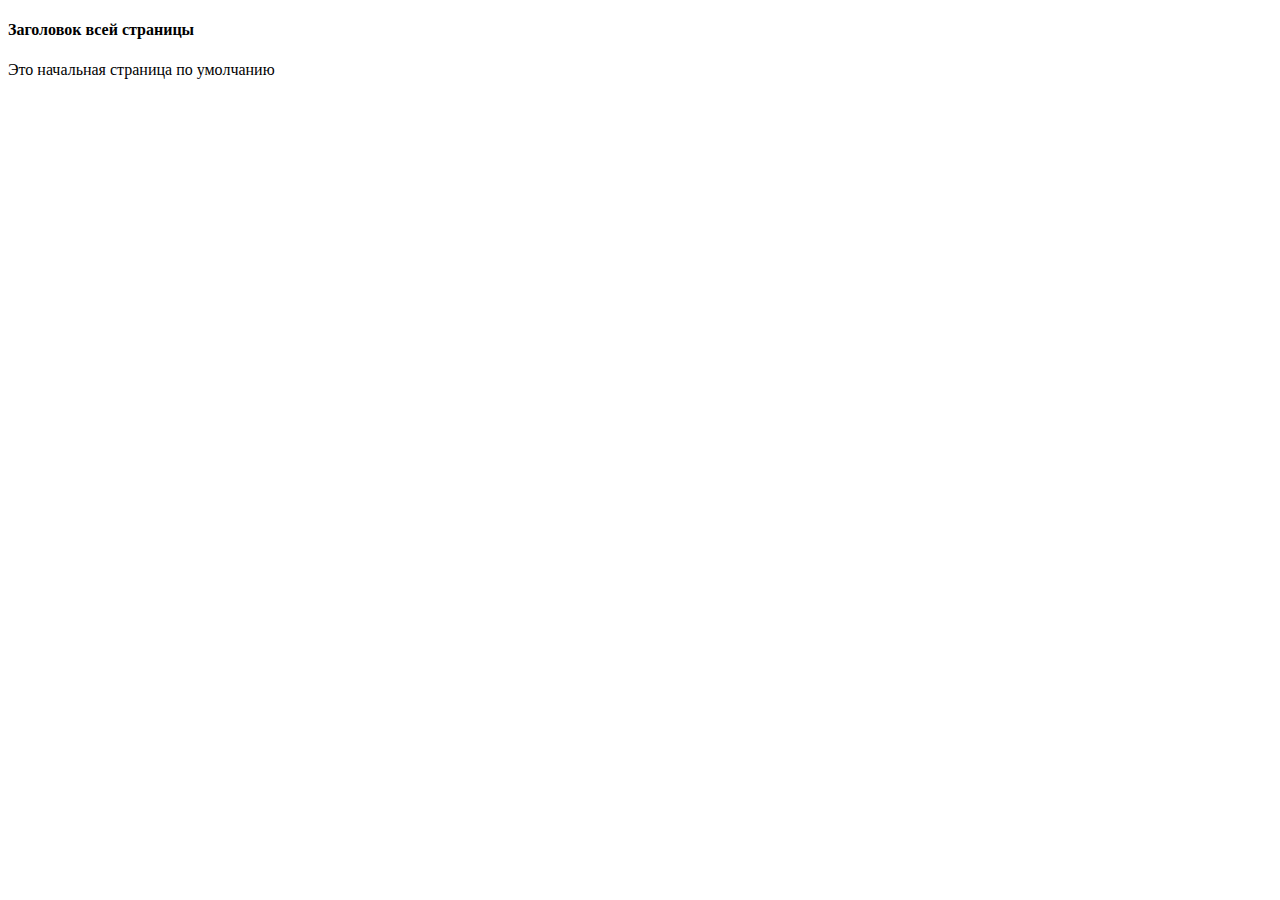
<file: index.html>
<!DOCTYPE html>
<html lang="en">
<head>
    <meta charset="UTF-8">
    <title>Заголовок всей страницы</title>
</head>
<body>
<h4 title="Это подсказка"> Заголовок всей страницы </h4>
<p>Это начальная страница по умолчанию</span></p>
</body>
</html>
</file>
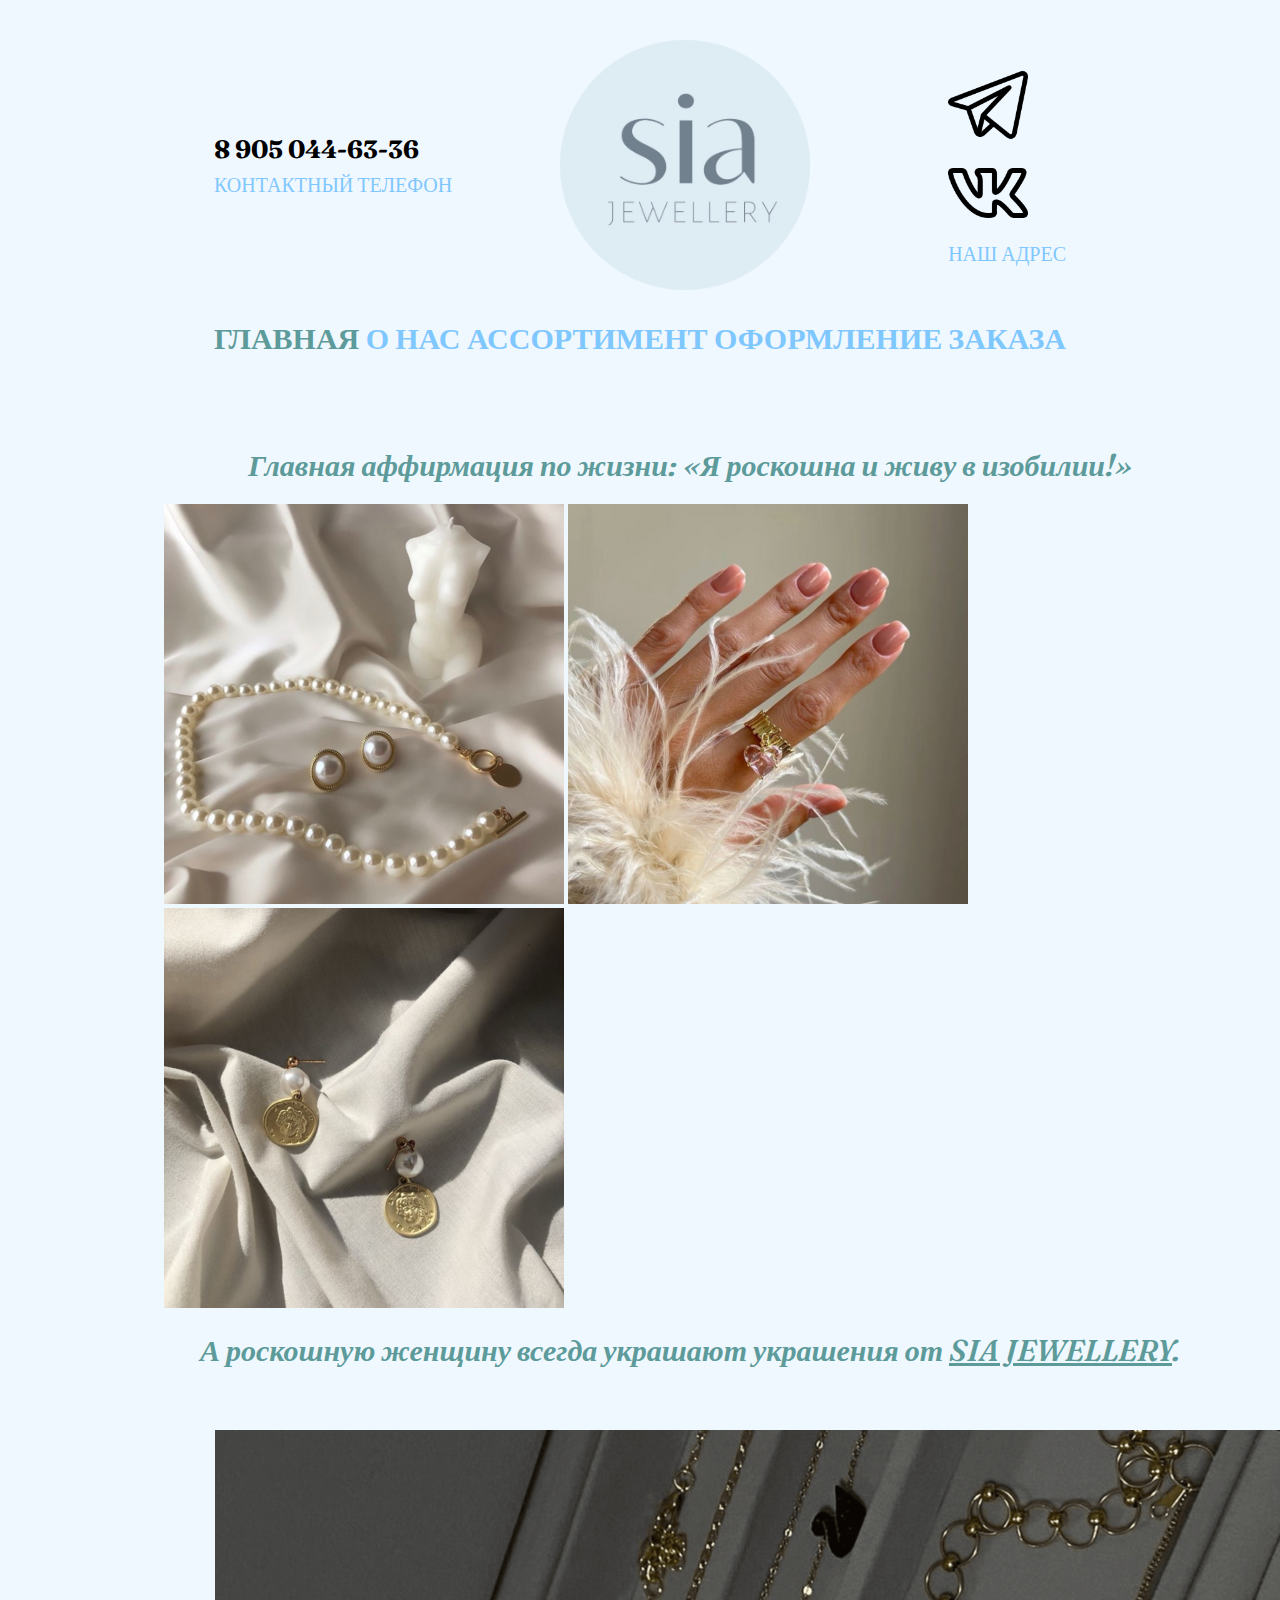
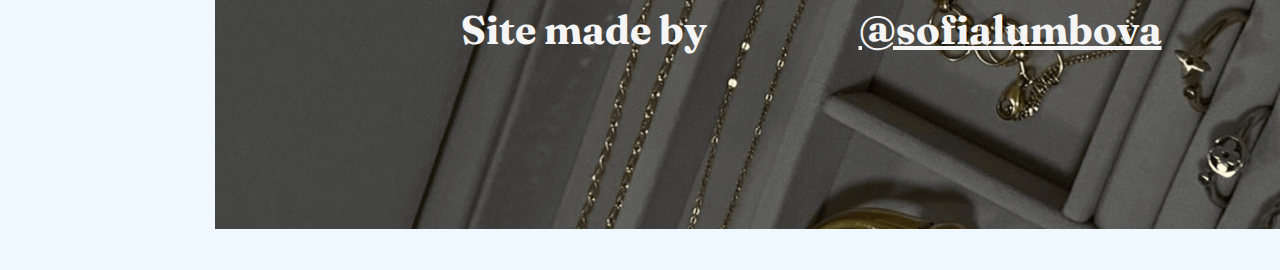
<file: kr1/index.html>
<!DOCTYPE html>
<html lang="en">
<head>
    <meta charset="UTF-8">
    <link rel="preconnect" href="https://fonts.googleapis.com">
    <link rel="preconnect" href="https://fonts.gstatic.com" crossorigin>
    <link href="https://fonts.googleapis.com/css2?family=Fraunces:opsz@9..144&display=swap" rel="stylesheet">
    <link rel="stylesheet" href="assets/style/style.css">
    <title> SIA Jewellery</title>
</head>

<body>

<header class = "header">
    <div class = "container">
        <div class="header-content">

            <div class="header-contact">
                <p>8 905 044-63-36</p>
                <a href="https://yandex.ru/profile/110699872653">КОНТАКТНЫЙ ТЕЛЕФОН</a>
            </div>

            <img src="assets/images/logo.png">

            <div class="links">
                <a href="https://tlgrm.ru/"><img src="assets/images/telegram.png"></a>
                <a href="https://vk.com/faq18225" target="_blank"><img src="assets/images/vk.png"></a>
                <a href="https://www.google.com/maps/@56.2659328,43.892736,13z?entry=ttu" target="_blank">НАШ АДРЕС</a>
            </div>

        </div>

        <div class="navigation">
             <tr>
                <th> <a href="index.html" class="active">ГЛАВНАЯ</a> </th>
                <th> <a href="information.html">О НАС</a> </th>
                <th> <a href="range.html">АССОРТИМЕНТ</a> </th>
                <th> <a href="orders.html">ОФОРМЛЕНИЕ ЗАКАЗА</a> </th>
            </tr>
        </div>

    </div>
</header>

<div class="homepage">

    <div class="text1">
        <p>Главная аффирмация по жизни: «Я роскошна и живу в изобилии!»</p>
    </div>

    <div class="photo">
        <img src="assets/images/info1.png">
        <img src="assets/images/info3.png">
        <img src="assets/images/info2.png">
    </div>

    <div class="text2">
        <p>А роскошную женщину всегда украшают украшения от <u>SIA JEWELLERY</u>.</p>
    </div>

    <table style="background-image: url(assets/images/index.png); height: 200px; width: 1100px; margin-top: 60px; margin-left: 150px; margin-bottom: 40px">
        <tr>
            <th style="font-size: 40px; color: whitesmoke; margin-top: 150px; text-align: right; height: 400px ">Site made by</th>
            <th style="font-size: 40px; color: whitesmoke; margin-top: 150px; text-align: center; height: 400px"> <a href="https://vk.com/sofia_lumbova" target="_blank" style="color: whitesmoke">@sofialumbova</a> </th>
        </tr>
    </table>
</div>




</body>
</html>
</file>
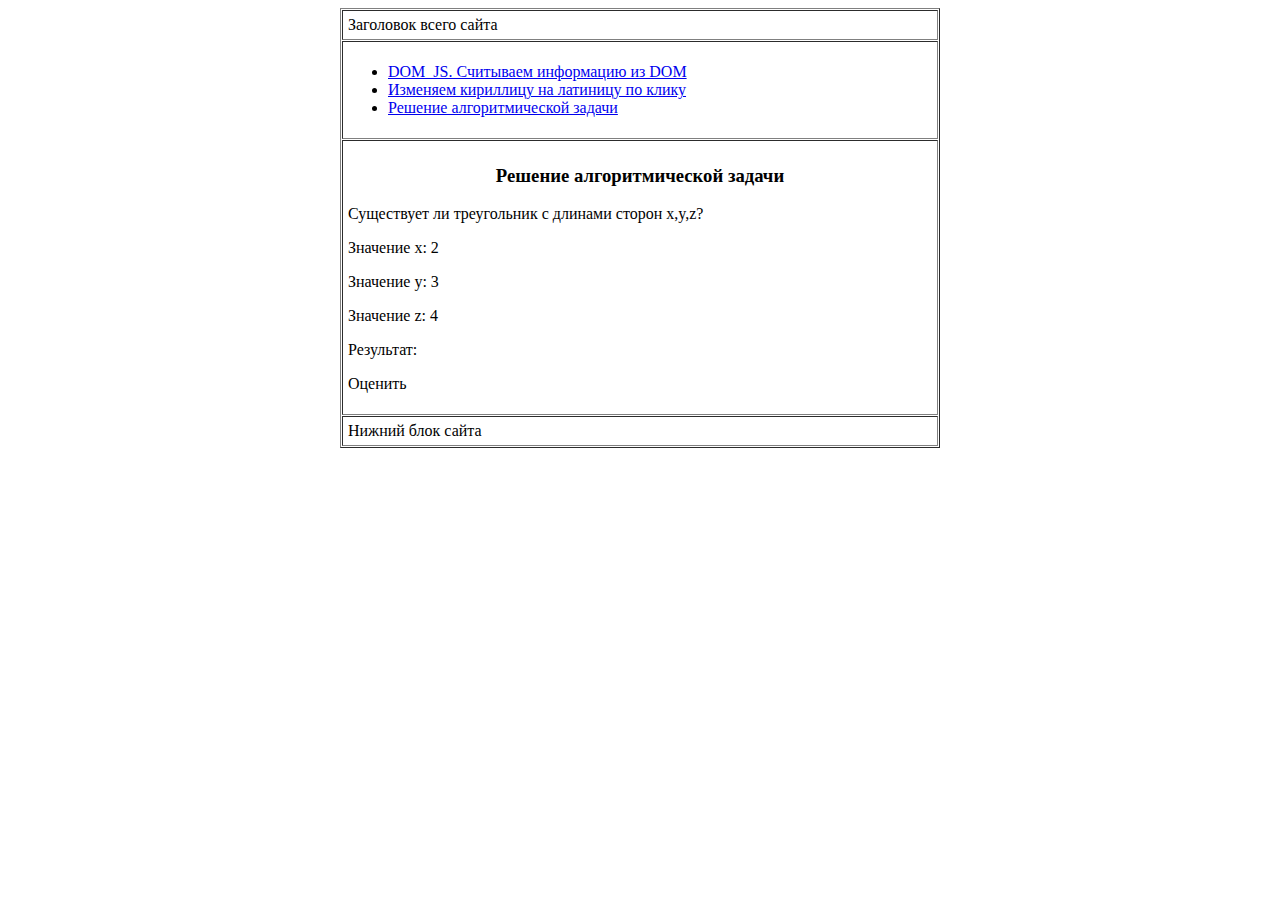
<file: table.html>
<!DOCTYPE html>
<html lang="en">
<head>
    <meta charset="UTF-8">
    <title>DOM_JS. Считываем информацию из DOM</title>
</head>
<body>

<table align="center" border=1 cellpadding="5" cellspacing="1" width="600px">

    <tr>
        <td>Заголовок всего сайта</td>
    </tr>

   <tr>
        <td>
            <ul>
                <li><a href="kr1_dop/dom_js.html" target="_blank">DOM_JS. Считываем информацию из DOM</a>
                <li><a href="kr1_dop/function.html" target="_blank">Изменяем кириллицу на латиницу по клику</a>
                <li><a href="kr1_dop/xyz.html" target="_blank">Решение алгоритмической задачи</a>
            </ul>
        </td>
    </tr>

    <tr>
        <td>
            <h3 align="center">Решение алгоритмической задачи</h3>
            <p>Существует ли треугольник с длинами сторон x,y,z?</p>
            <p>Значение x: <span id="x">2</span></p>
            <p>Значение y: <span id="y">3</span></p>
            <p>Значение z: <span id="z">4</span></p>

            <p>Результат: <span id="result"></span></p>
            <p id="verify">Оценить</p>
        </td>

    <tr>
        <td>Нижний блок сайта</td>
    </tr>

</table>
</body>
<script src="kr1_dop/js/xyz.js"></script>
</html>
</file>
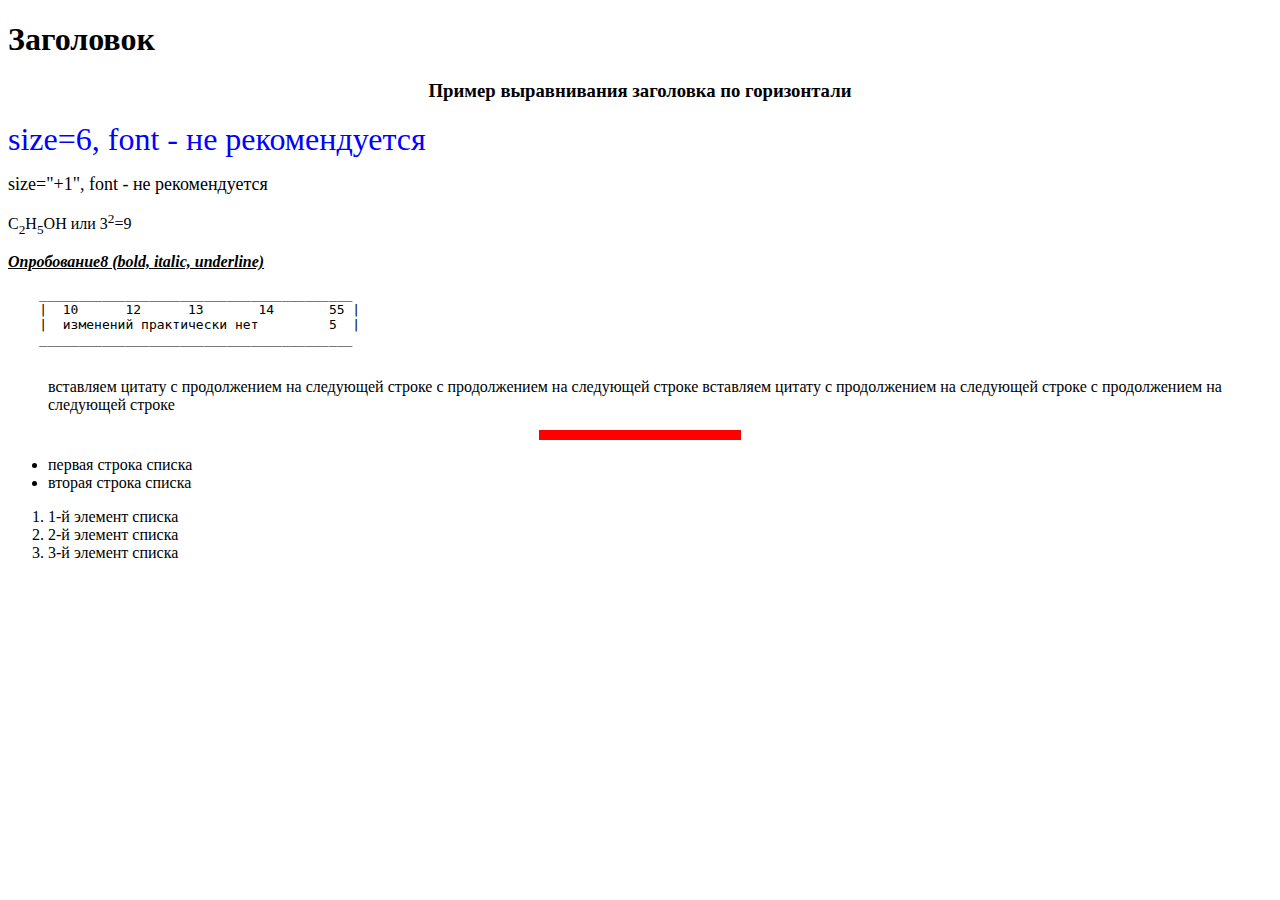
<file: typography.html>
<!DOCTYPE html>
<html lang="en">
<head>
    <meta charset="UTF-8">
    <title>Title</title>
</head>
<body>

<h1>Заголовок</h1>
<h3 align="center">Пример выравнивания заголовка по горизонтали</h3>


<p>
    <font color="Blue" face="GothicG" size=6> size=6, font - не рекомендуется</font>
</p>
<p>
    <font size="+1" title="шрифт"> size="+1", font - не рекомендуется</font>
</p>
<p> C<sub>2</sub>H<sub>5</sub>OH или 3<sup>2</sup>=9</p>
<p><b><i><u> Опробование8 (bold, italic, underline) </u></i></b></p>
<pre>
    ________________________________________
    |  10      12      13       14       55 |
    |  изменений практически нет         5  |
    ________________________________________
    </pre>
<blockquote>
    вставляем цитату c продолжением на следующей строке c продолжением на следующей строке вставляем цитату c
    продолжением на следующей строке c продолжением на следующей строке
</blockquote>
<hr color="Red" size="10" width=200>
<p>
<ul title="Не упорядочные  списки">
    <li>первая строка списка
    <li>вторая строка списка
</ul>
</p>
<ol>
    <li> 1-й элемент списка
    <li> 2-й элемент списка
    <li> 3-й элемент списка
</ol>

</body>
</html>
</file>
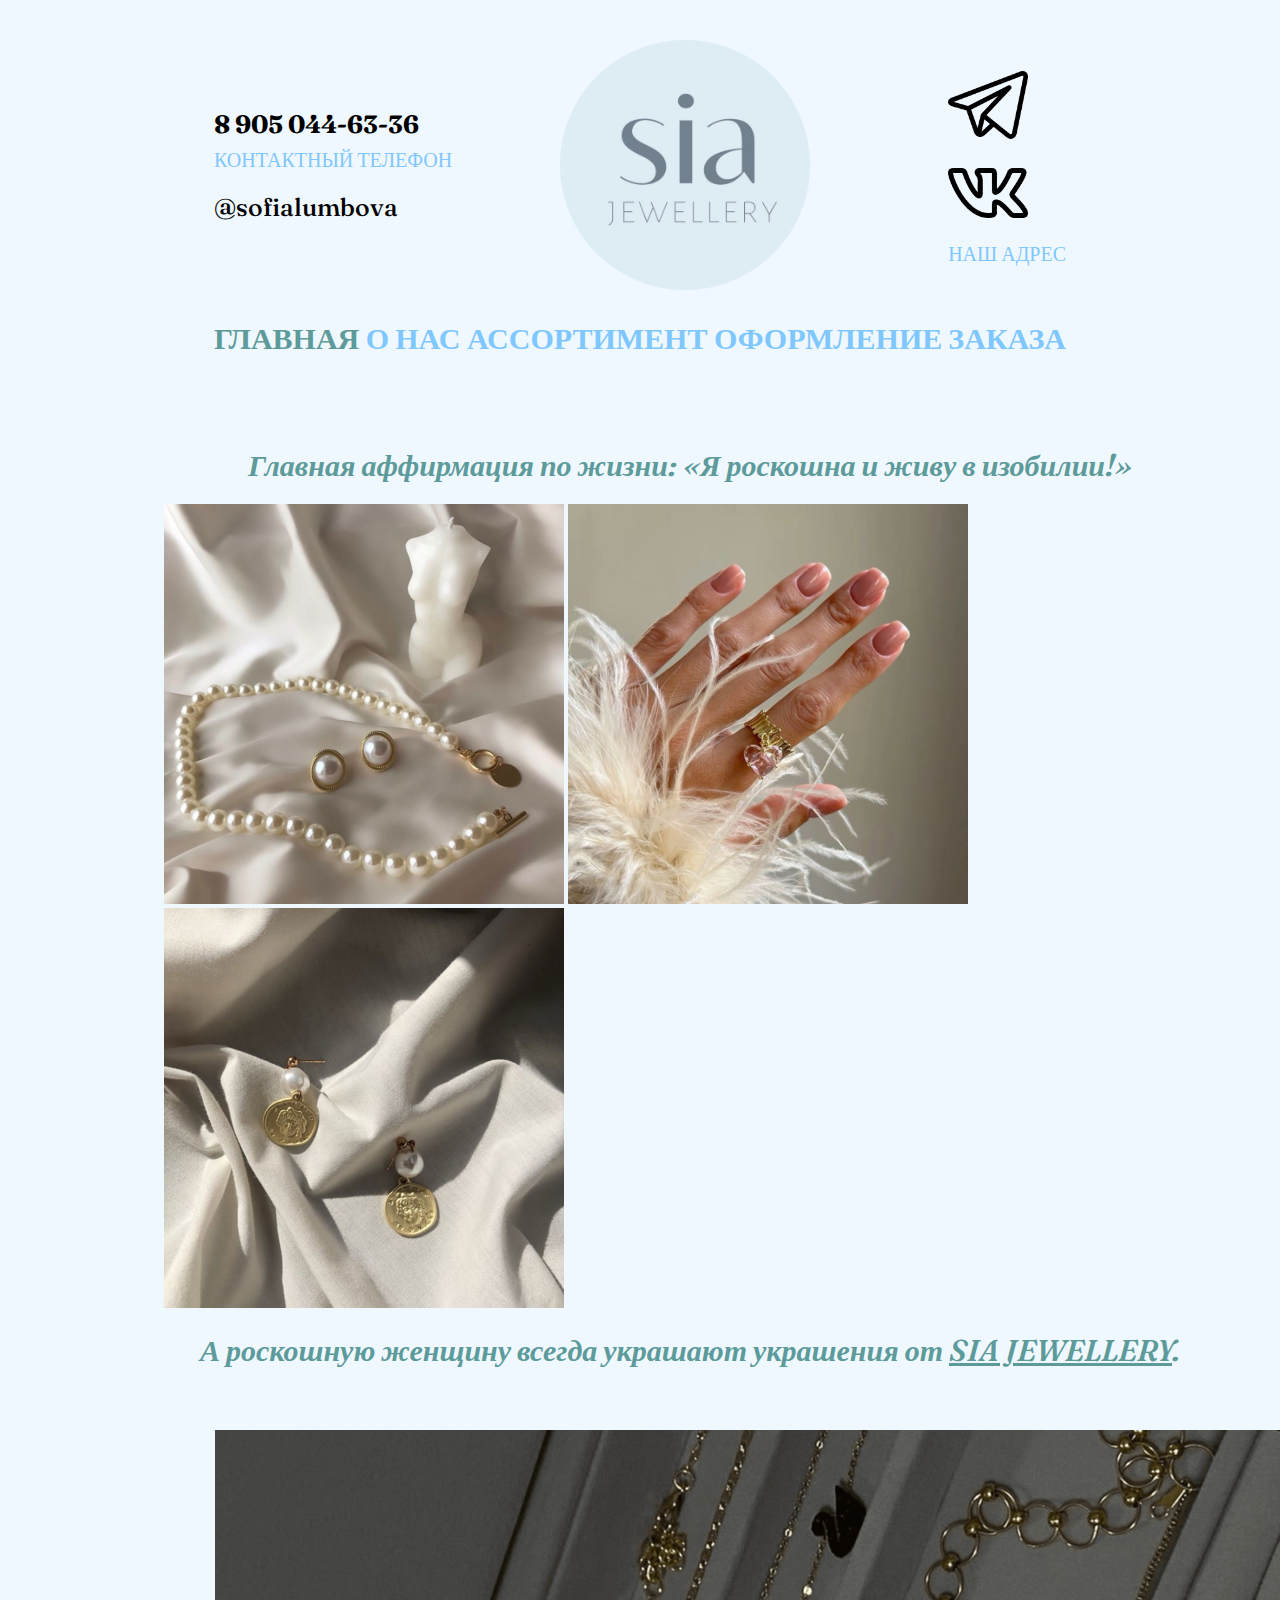
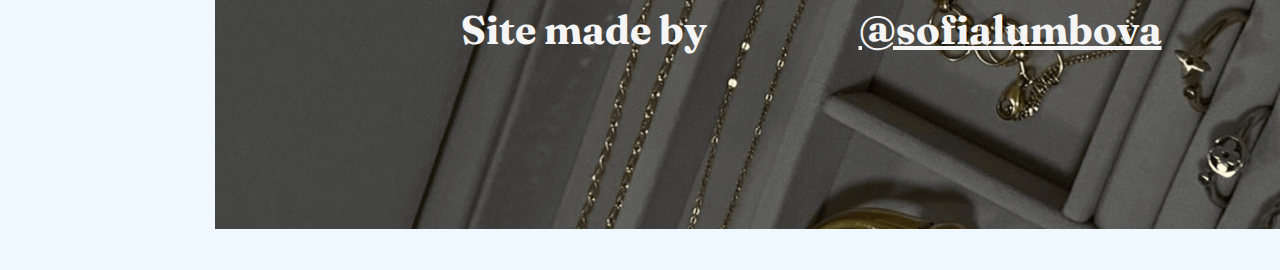
<file: kr1/homepage.html>
<!DOCTYPE html>
<html lang="en">
<head>
    <meta charset="UTF-8">
    <link rel="preconnect" href="https://fonts.googleapis.com">
    <link rel="preconnect" href="https://fonts.gstatic.com" crossorigin>
    <link href="https://fonts.googleapis.com/css2?family=Fraunces:opsz@9..144&display=swap" rel="stylesheet">
    <link rel="stylesheet" href="assets/style/style.css">
    <title> SIA Jewellery</title>
</head>

<body>

<header class = "header">
    <div class = "container">
        <div class="header-content">

            <div class="header-contact">
                <p>8 905 044-63-36</p>
                <a href="https://yandex.ru/profile/110699872653">КОНТАКТНЫЙ ТЕЛЕФОН</a>
                <br></br>
                <a href="https://vk.com/sofia_lumbova" target="_blank" style="color: black; font-size: 25px">@sofialumbova</a>
            </div>

            <img src="assets/images/logo.png">

            <div class="links">
                <a href="https://tlgrm.ru/"><img src="assets/images/telegram.png"></a>
                <a href="https://vk.com/faq18225" target="_blank"><img src="assets/images/vk.png"></a>
                <a href="https://www.google.com/maps/@56.2659328,43.892736,13z?entry=ttu" target="_blank">НАШ АДРЕС</a>
            </div>

        </div>

        <div class="navigation">
             <tr>
                <th> <a href="homepage.html" class="active">ГЛАВНАЯ</a> </th>
                <div class="dropdown">
                    <a href="information.html">О НАС</a>
                    <div class="dropdown-options">
                        <a href="information.html#anchor1">КАЧЕСТВО</a>
                        <a href="information.html#anchor2">КОМАНДА</a>
                        <a href="information.html#anchor3">УХОД</a>
                        <a href="information.html#anchor4">ГАРАНТИЯ</a>
                        <a href="information.html#anchor5">ПОДАРОЧНЫЕ СЕРТИФИКАТЫ</a>
                    </div>
                </div>
                <th> <a href="range.html">АССОРТИМЕНТ</a> </th>
                <th> <a href="orders.html">ОФОРМЛЕНИЕ ЗАКАЗА</a> </th>
            </tr>
        </div>

    </div>
</header>

<div class="homepage">

    <div class="text1">
        <p>Главная аффирмация по жизни: «Я роскошна и живу в изобилии!»</p>
    </div>

    <div class="photo">
        <img src="assets/images/info1.png">
        <img src="assets/images/info3.png">
        <img src="assets/images/info2.png">
    </div>

    <div class="text2">
        <p>А роскошную женщину всегда украшают украшения от <u>SIA JEWELLERY</u>.</p>
    </div>

    <table style="background-image: url(assets/images/index.png); height: 200px; width: 1100px; margin-top: 60px; margin-left: 150px; margin-bottom: 40px">
        <tr>
            <th style="font-size: 40px; color: whitesmoke; margin-top: 150px; text-align: right; height: 400px ">Site made by</th>
            <th style="font-size: 40px; color: whitesmoke; margin-top: 150px; text-align: center; height: 400px"> <a href="https://vk.com/sofia_lumbova" target="_blank" style="color: whitesmoke">@sofialumbova</a> </th>
        </tr>
    </table>
</div>




</body>
</html>
</file>
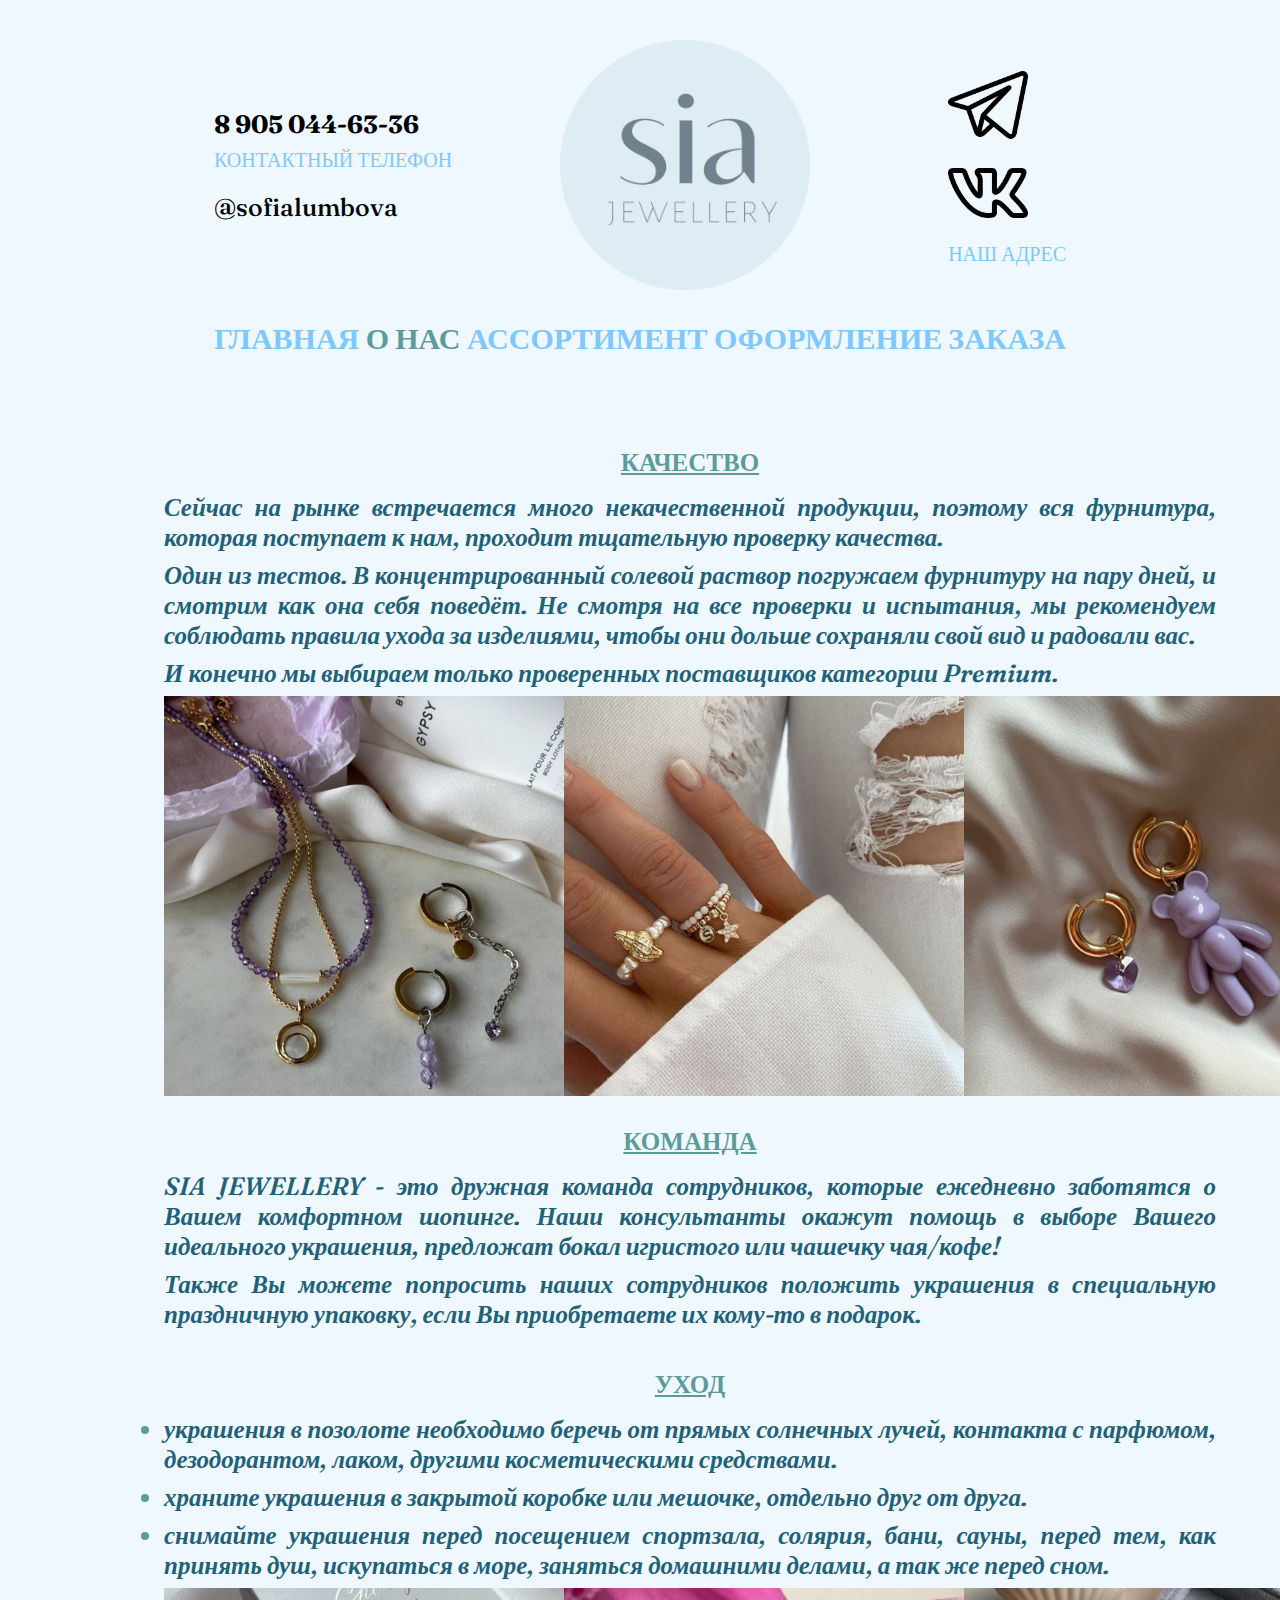
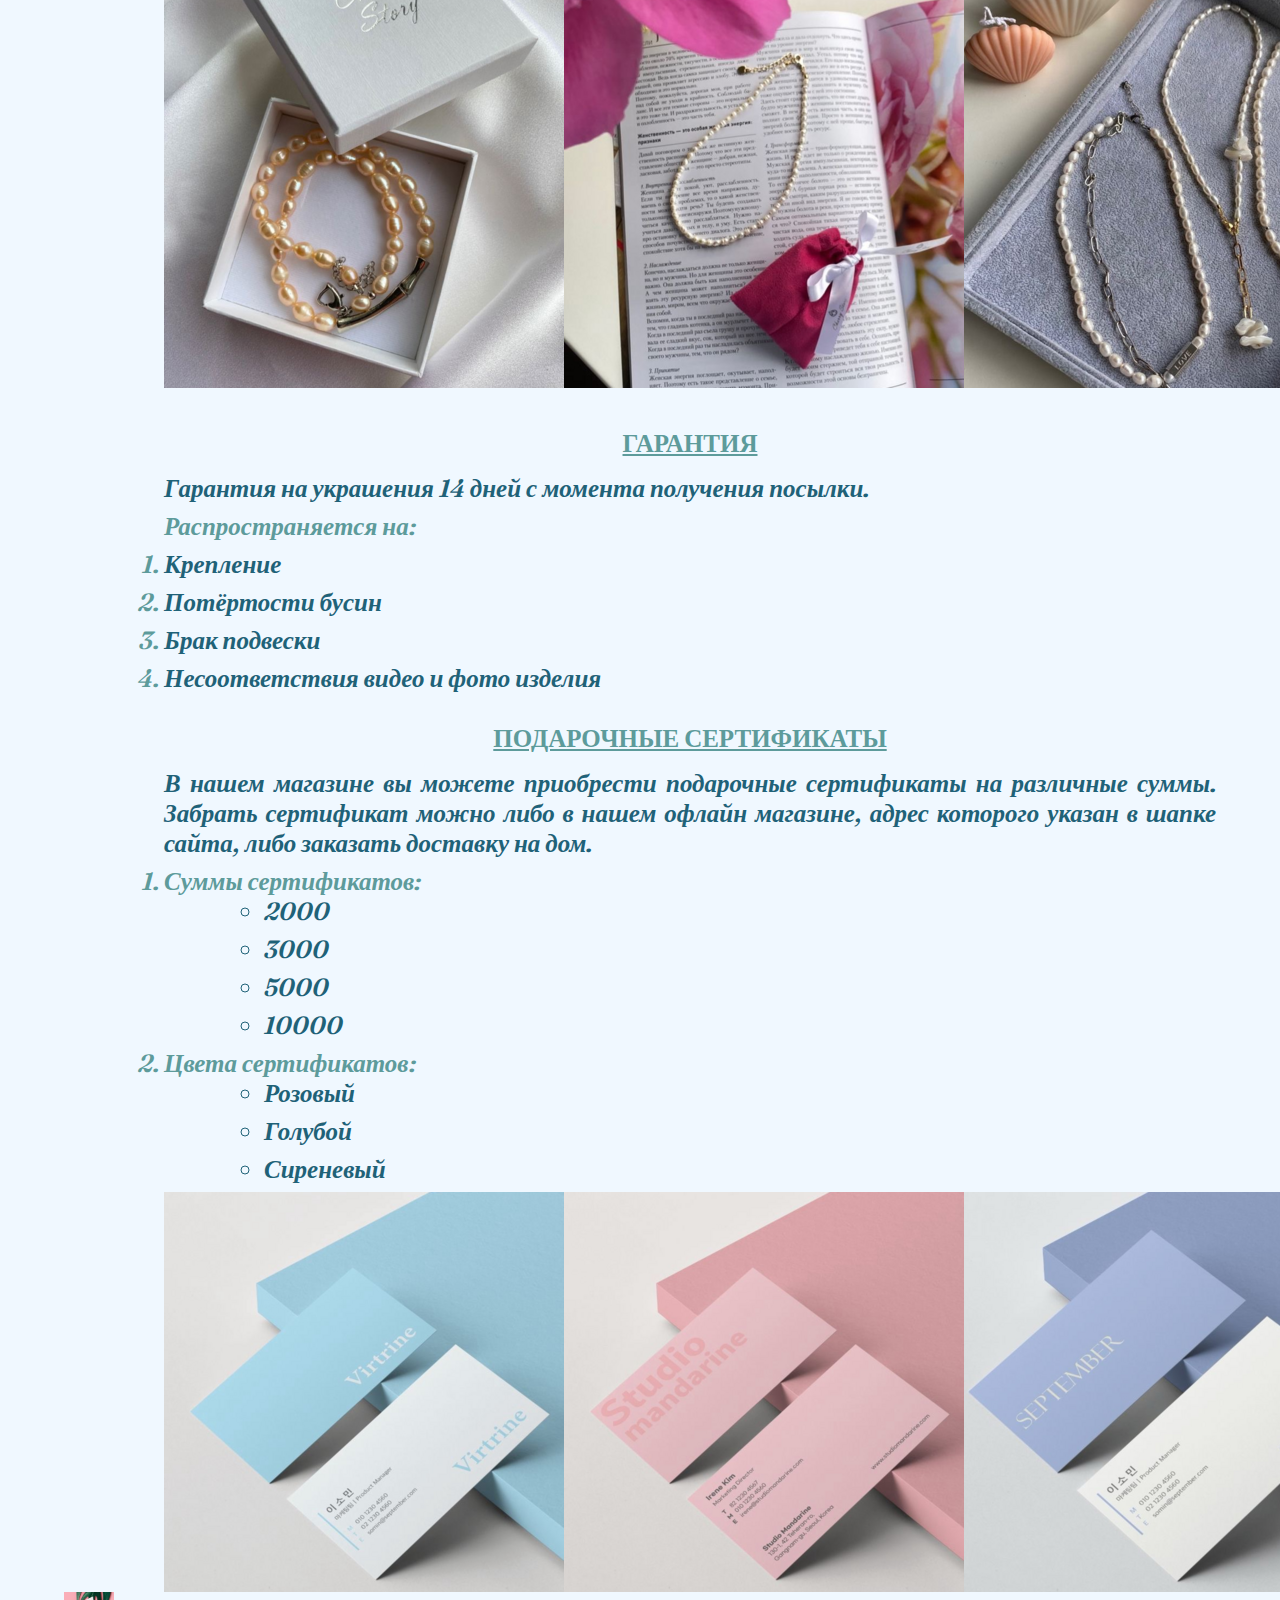
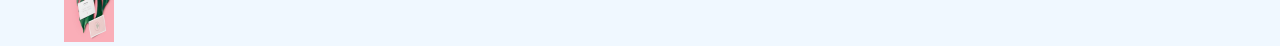
<file: kr1/information.html>
<!DOCTYPE html>
<html lang="en" xmlns="http://www.w3.org/1999/html" xmlns="http://www.w3.org/1999/html">
<head>
    <meta charset="UTF-8">
    <link rel="preconnect" href="https://fonts.googleapis.com">
    <link rel="preconnect" href="https://fonts.gstatic.com" crossorigin>
    <link href="https://fonts.googleapis.com/css2?family=Fraunces:opsz@9..144&display=swap" rel="stylesheet">
    <link rel="stylesheet" href="assets/style/style.css">
    <title>О НАС</title>
</head>

<body>

<header class = "header">
    <div class = "container">
        <div class="header-content">

            <div class="header-contact">
                <p>8 905 044-63-36</p>
                <a href="https://yandex.ru/profile/110699872653">КОНТАКТНЫЙ ТЕЛЕФОН</a>
                <br></br>
                <a href="https://vk.com/sofia_lumbova" target="_blank" style="color: black; font-size: 25px">@sofialumbova</a>
            </div>

            <img src="assets/images/logo.png">

            <div class="links">
                <a href="https://tlgrm.ru/"><img src="assets/images/telegram.png"></a>
                <a href="https://vk.com/faq18225" target="_blank"><img src="assets/images/vk.png"></a>
                <a href="https://www.google.com/maps/@56.2659328,43.892736,13z?entry=ttu" target="_blank">НАШ АДРЕС</a>
            </div>

        </div>

        <div class="navigation">
             <tr>
                <th> <a href="homepage.html">ГЛАВНАЯ</a> </th>
                <div class="dropdown">
                    <a href="information.html" class="active">О НАС</a>
                    <div class="dropdown-options">
                        <a href="information.html#anchor1">КАЧЕСТВО</a>
                        <a href="information.html#anchor2">КОМАНДА</a>
                        <a href="information.html#anchor3">УХОД</a>
                        <a href="information.html#anchor4">ГАРАНТИЯ</a>
                        <a href="information.html#anchor5">ПОДАРОЧНЫЕ СЕРТИФИКАТЫ</a>
                    </div>
                </div>
                <th> <a href="range.html">АССОРТИМЕНТ</a> </th>
                <th> <a href="orders.html">ОФОРМЛЕНИЕ ЗАКАЗА</a> </th>
            </tr>
        </div>

    </div>
</header>


<main class="info">

    <div class="quality">
        <p align="center" id="anchor1">КАЧЕСТВО</p>
    </div>

    <div class="quality-content">
        <p>Сейчас на рынке встречается много некачественной продукции, поэтому вся фурнитура, которая поступает к нам, проходит тщательную проверку качества. </p>
        <p>Один из тестов. В концентрированный солевой раствор погружаем фурнитуру на пару дней, и смотрим как она себя поведёт. Не смотря на все проверки и испытания, мы рекомендуем соблюдать правила ухода за изделиями, чтобы они дольше сохраняли свой вид и радовали вас.</p>
        <p>И конечно мы выбираем только проверенных поставщиков категории Premium.</p>
    </div>

    <div class="photo-quality">
        <img src="assets/images/quality1.png">
        <img src="assets/images/quality2.png">
        <img src="assets/images/quality3.png">
    </div>



     <div class="team">
        <p align="center" id="anchor2">КОМАНДА</p>
    </div>

    <div class="team-content">
        <p>SIA JEWELLERY - это дружная команда сотрудников, которые ежедневно заботятся о Вашем комфортном шопинге. Наши консультанты окажут помощь в выборе Вашего идеального украшения, предложат бокал игристого или чашечку чая/кофе!
        <p>Также Вы можете попросить наших сотрудников положить украшения в специальную праздничную упаковку, если Вы приобретаете их кому-то в подарок.</p>
    </div>

    <div class="care">
        <p align="center" id="anchor3">УХОД</p>
    </div>

    <div class="care-content">
        <ul>
            <li><span>украшения в позолоте необходимо беречь от прямых солнечных лучей, контакта с парфюмом, дезодорантом, лаком, другими косметическими средствами.</span></li>
            <li><span>храните украшения в закрытой коробке или мешочке, отдельно друг от друга.</span></li>
            <li><span>снимайте украшения перед посещением спортзала, солярия, бани, сауны, перед тем, как принять душ, искупаться в море, заняться домашними делами, а так же перед сном.</span></li>
        </ul>
    </div>

    <div class="photo-care">
        <img src="assets/images/care1.png">
        <img src="assets/images/care2.png">
        <img src="assets/images/care3.png">
    </div>

    <div class="guarantee">
        <p align="center" id="anchor4">ГАРАНТИЯ</p>
    </div>

    <div class="guarantee-content">
        <p>Гарантия на украшения 14 дней с момента получения посылки.</p>
        <p style="color: #5D9B9B">Распространяется на:</p>
        <ol>
            <li><span>Крепление</span></li>
            <li><span>Потёртости бусин</span></li>
            <li><span>Брак подвески</span></li>
            <li><span>Несоответствия видео и фото изделия</span></li>
        </ol>
    </div>

    <div class="gift">
        <p align="center" id="anchor5">ПОДАРОЧНЫЕ СЕРТИФИКАТЫ</p>
    </div>

    <div class="gift-content">
        <style>
            ul {list-style-type: circle}
        </style>
        <p>В нашем магазине вы можете приобрести подарочные сертификаты на различные суммы. Забрать сертификат можно либо в нашем офлайн магазине, адрес которого указан в шапке сайта, либо заказать доставку на дом.</p>
        <ol>
            <li style="color: #5D9B9B">Суммы сертификатов:
                <ul>
                    <li>2000</li>
                    <li>3000</li>
                    <li>5000</li>
                    <li>10000</li>
                </ul>
            </li>
            <li style="color: #5D9B9B">Цвета сертификатов:
                <ul>
                    <li>Розовый</li>
                    <li>Голубой</li>
                    <li>Сиреневый</li>
                </ul>
            </li>
        </ol>
    </div>

    <div class="photo-gift">
        <img src="assets/images/gift1.png">
        <img src="assets/images/gift2.png">
        <img src="assets/images/gift3.png">
    </div>

    <div class="links-photo">
        <a href="assets/images/link-photo.png" target="_blank"><img src="assets/images/link-photo.png" width="50px" height="50px" /></a>
    </div>


</main>


</body>
</html>
</file>
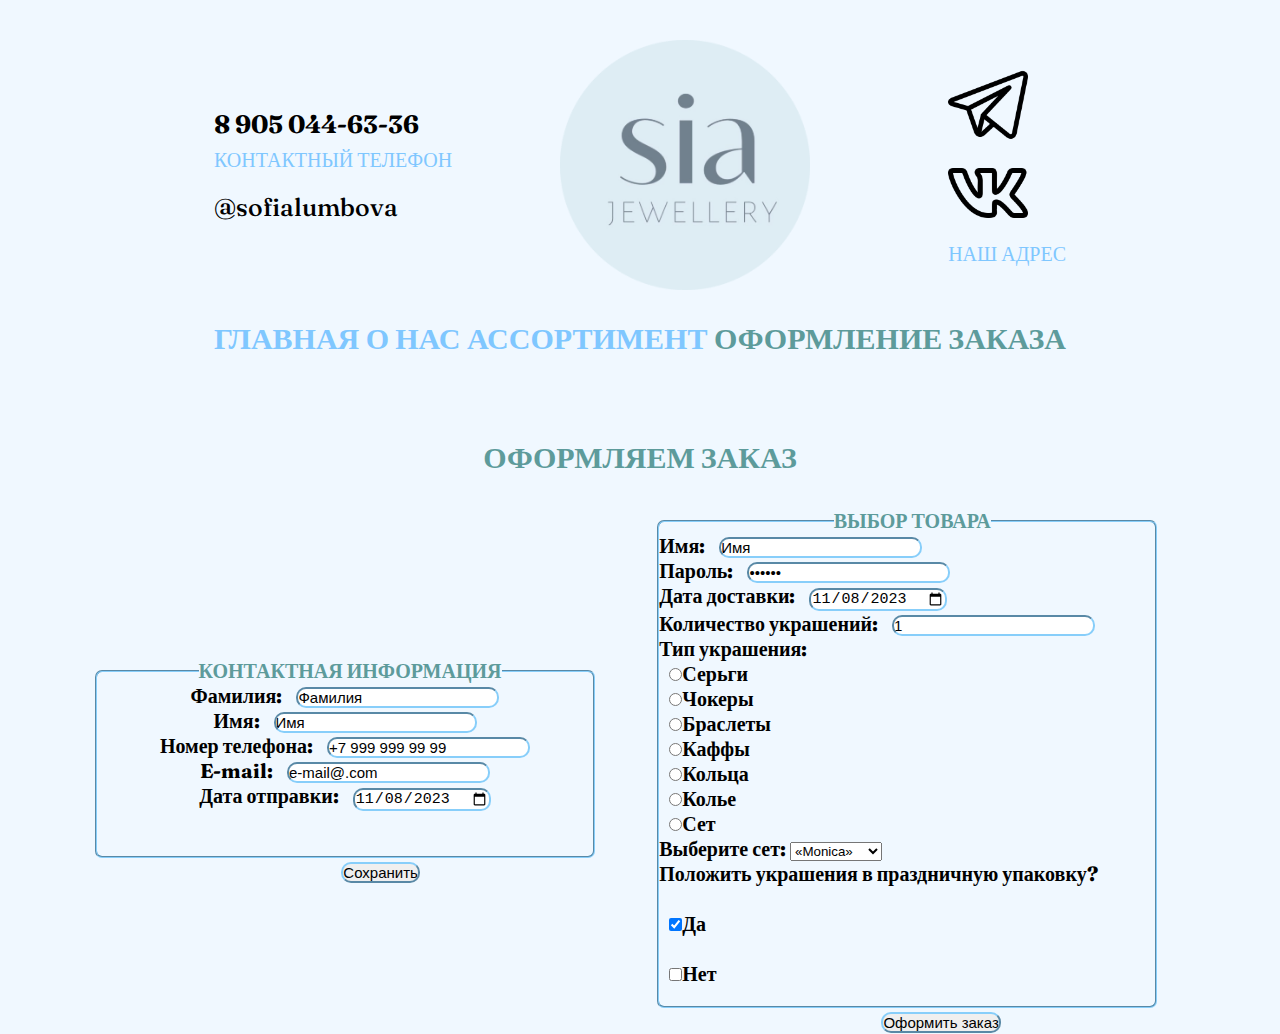
<file: kr1/orders.html>
<!DOCTYPE html>
<html lang="en">
<head>
    <meta charset="UTF-8">
    <link rel="preconnect" href="https://fonts.googleapis.com">
    <link rel="preconnect" href="https://fonts.gstatic.com" crossorigin>
    <link href="https://fonts.googleapis.com/css2?family=Fraunces:opsz@9..144&display=swap" rel="stylesheet">
    <link rel="stylesheet" href="assets/style/style.css">
    <title>ОФОРМЛЕНИЕ ЗАКАЗОВ</title>
</head>

<body>

<header class = "header">
    <div class = "container">
        <div class="header-content">

            <div class="header-contact">
                <p>8 905 044-63-36</p>
                <a href="https://yandex.ru/profile/110699872653">КОНТАКТНЫЙ ТЕЛЕФОН</a>
                <br></br>
                <a href="https://vk.com/sofia_lumbova" target="_blank" style="color: black; font-size: 25px">@sofialumbova</a>
            </div>

            <img src="assets/images/logo.png">

            <div class="links">
                <a href="https://tlgrm.ru/"><img src="assets/images/telegram.png"></a>
                <a href="https://vk.com/faq18225" target="_blank"><img src="assets/images/vk.png"></a>
                <a href="https://www.google.com/maps/@56.2659328,43.892736,13z?entry=ttu" target="_blank">НАШ АДРЕС</a>
            </div>

        </div>

        <div class="navigation">
             <tr>
                <th> <a href="homepage.html">ГЛАВНАЯ</a> </th>
                <div class="dropdown">
                    <a href="information.html">О НАС</a>
                    <div class="dropdown-options">
                        <a href="information.html#anchor1">КАЧЕСТВО</a>
                        <a href="information.html#anchor2">КОМАНДА</a>
                        <a href="information.html#anchor3">УХОД</a>
                        <a href="information.html#anchor4">ГАРАНТИЯ</a>
                        <a href="information.html#anchor5">ПОДАРОЧНЫЕ СЕРТИФИКАТЫ</a>
                    </div>
                </div>
                <th> <a href="range.html">АССОРТИМЕНТ</a> </th>
                <th> <a href="orders.html" class="active">ОФОРМЛЕНИЕ ЗАКАЗА</a> </th>
            </tr>
        </div>
    </div>
</header>


<table align="center" border=1 bordercolor="transparent" width="100%" cellpadding="1" cellspacing="1" style="margin-top: 10px">
    <tr>
        <th colspan="2" style="font-size: 30px; text-align: center; height: 60px">ОФОРМЛЯЕМ ЗАКАЗ</th>
    </tr>
    <tr>
        <th rowspan="2" style="margin-right: 60px; margin-top: 0px">
            <form action="https://www.bing.com/search?" id="UserEnter1" name="UserEnter" target="_self" method="get" style="text-align: center; margin-left: 30px">
                <fieldset style="text-align: center">
                    <legend>КОНТАКТНАЯ ИНФОРМАЦИЯ</legend>
                    <p>Фамилия: <input type="Text" name="last_name" size=20  value="Фамилия" id="last_name"></p>
                    <p>Имя: <input type="Text" name="name" size=20  value="Имя" id="name1"></p>
                    <p>Номер телефона: <input type="Text" name="phone" size=20  value="+7 999 999 99 99"></p>
                    <p>E-mail: <input type="Text" name="phone" size=20  value="e-mail@.com"></p>
                    <p>Дата отправки: <input type="date" name="user_date"  value='2023-11-08' id="date1"></p>
                    <p> <input type="hidden"  name="q" value="search"></p>
                </fieldset>
                <p>
                    <input type="Submit" name="submit" value="Сохранить">
                </p>
            </form>
        </th>
    </tr>


    <tr>
        <th style="margin-top: 10px">
            <form action="https://www.bing.com/search?" id="UserEnter2" name="UserEnter" target="_self" method="get">
                <fieldset style="margin-top: 20px; height: 500px">
                    <legend>ВЫБОР ТОВАРА</legend>

                    <p>Имя: <input type="Text" name="name" size=20  value="Имя" id="name2"></p>
                    <p>Пароль: <input type="password" name="password" size=20  value="qwerty" id="password1"></p>
                    <p>Дата доставки: <input type="date" name="user_date"  value='2023-11-08' id="date2"></p>
                    <p>Количество украшений: <input type="number" name="jewellery_number"  value='1' id="number"></p>
                    <p>Тип украшения:</p>
                    <p><input type="Radio" name="jewellery" id="jewellery1" value="earrings">Серьги</p>
                    <p><input type="Radio" name="jewellery" id="jewellery2"  value="chokers">Чокеры</p>
                    <p><input type="Radio" name="jewellery" id="jewellery3"  value="bracelets">Браслеты</p>
                    <p><input type="Radio" name="jewellery" id="jewellery4" value="cuffs">Каффы</p>
                    <p><input type="Radio" name="jewellery" id="jewellery5" value="rings">Кольца</p>
                    <p><input type="Radio" name="jewellery" id="jewellery6" value="necklace">Колье</p>
                    <p><input type="Radio" name="jewellery" id="other" value="set">Сет</p>
                    <p>Выберите сет:
                        <link rel="stylesheet" href="assets/style/style.css">
                        <select name="set" id="set">
                            <OPTION value="set1">«Monica»</OPTION>
                            <OPTION value="set2">«Crystal»</OPTION>
                            <OPTION value="set3">«Tiger eye»</OPTION>
                            <OPTION value="set4">«Rose»</OPTION>
                            <OPTION value="set5">«Nola»</OPTION>
                            <OPTION value="set6">«Nero»</OPTION>
                        </select>
                    </p>

                    <p>Положить украшения в праздничную упаковку?</br>
                        <br> <input type="Checkbox" name="yes" value="yes" checked>Да</br>
                        <br> <input type="Checkbox" name="no" value="no">Нет</br>
                    </p>
                    <p><input type="hidden"  name="q" value="search"></p>
                </fieldset>

                <input type="hidden" name="function"  value="page">
                <input type="hidden" name="page_id"  value="4">

                <p>
                    <input type="Submit" name="submit"  value="Оформить заказ">
                </p>
            </form>
        </th>
    </tr>
</table>



</body>
</html>
</file>
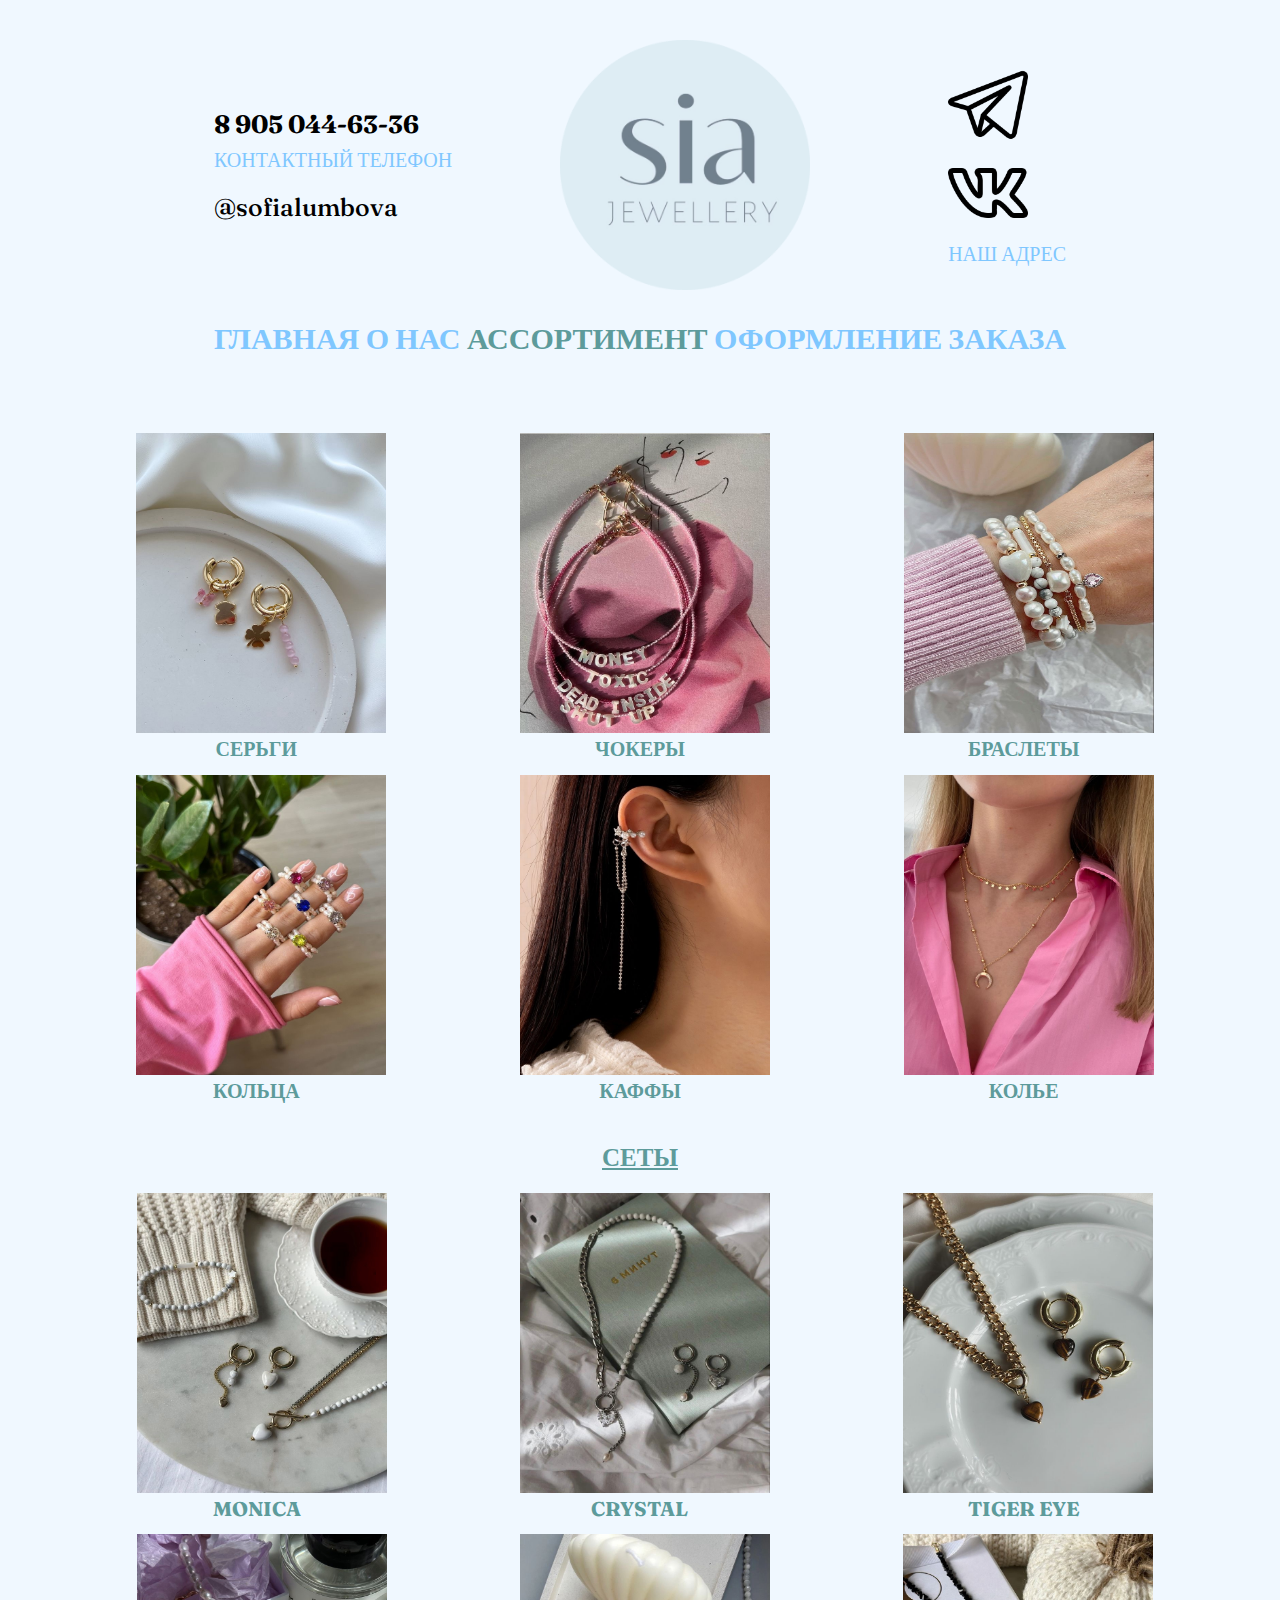
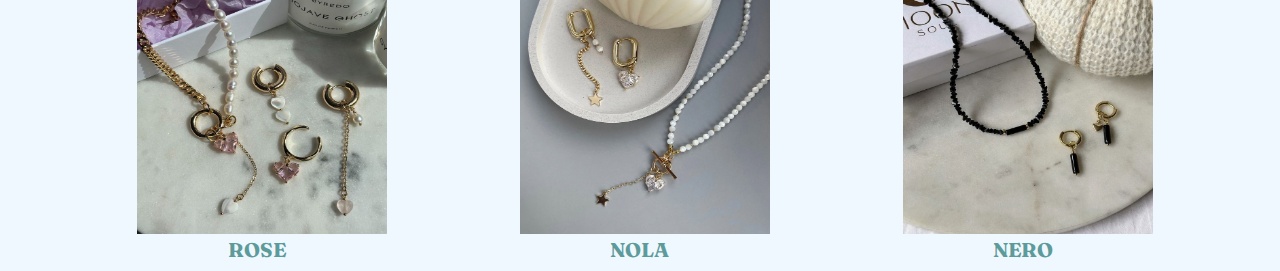
<file: kr1/range.html>
<!DOCTYPE html>
<html lang="en">
<head>
    <meta charset="UTF-8">
    <link rel="preconnect" href="https://fonts.googleapis.com">
    <link rel="preconnect" href="https://fonts.gstatic.com" crossorigin>
    <link href="https://fonts.googleapis.com/css2?family=Fraunces:opsz@9..144&display=swap" rel="stylesheet">
    <link rel="stylesheet" href="assets/style/style.css">
    <title>АССОРТИМЕНТ</title>
</head>

<body>

<header class = "header">
    <div class = "container">
        <div class="header-content">

            <div class="header-contact">
                <p>8 905 044-63-36</p>
                <a href="https://yandex.ru/profile/110699872653">КОНТАКТНЫЙ ТЕЛЕФОН</a>
                <br></br>
                <a href="https://vk.com/sofia_lumbova" target="_blank" style="color: black; font-size: 25px">@sofialumbova</a>
            </div>

            <img src="assets/images/logo.png">

            <div class="links">
                <a href="https://tlgrm.ru/"><img src="assets/images/telegram.png"></a>
                <a href="https://vk.com/faq18225" target="_blank"><img src="assets/images/vk.png"></a>
                <a href="https://www.google.com/maps/@56.2659328,43.892736,13z?entry=ttu" target="_blank">НАШ АДРЕС</a>
            </div>

        </div>

        <div class="navigation">
             <tr>
                <th> <a href="homepage.html">ГЛАВНАЯ</a> </th>
                <div class="dropdown">
                    <a href="information.html">О НАС</a>
                    <div class="dropdown-options">
                        <a href="information.html#anchor1">КАЧЕСТВО</a>
                        <a href="information.html#anchor2">КОМАНДА</a>
                        <a href="information.html#anchor3">УХОД</a>
                        <a href="information.html#anchor4">ГАРАНТИЯ</a>
                        <a href="information.html#anchor5">ПОДАРОЧНЫЕ СЕРТИФИКАТЫ</a>
                    </div>
                </div>
                <th> <a href="range.html" class="active">АССОРТИМЕНТ</a> </th>
                <th> <a href="orders.html">ОФОРМЛЕНИЕ ЗАКАЗА</a> </th>
            </tr>
        </div>

    </div>
</header>

<table align="center" border=1 bordercolor="transparent" width="100%" cellpadding="1" cellspacing="1" style="margin-top: 10px">
    <tr>
        <th>
            <figure> <img src="assets/images/earrings.png" width="250px" height="300px" alt="Изображение не найдено" title="Серьги">
                <figcaption>СЕРЬГИ</figcaption></a> </figure>
        </th>
        <th>
            <figure> <img src="assets/images/chokers.png" width="250px" height="300px" alt="Изображение не найдено" title="Чокеры">
                <figcaption>ЧОКЕРЫ</figcaption> </figure>
        </th>
        <th>
            <figure> <img src="assets/images/bracelets.png" width="250px" height="300px" alt="Изображение не найдено" title="Браслеты">
                <figcaption>БРАСЛЕТЫ</figcaption> </figure>
        </th>
    </tr>
    <tr>
        <th>
            <figure> <img src="assets/images/rings.png" width="250px" height="300px" alt="Изображение не найдено" title="Кольца">
                <figcaption>КОЛЬЦА</figcaption></figure>
        </th>
        <th>
            <figure> <img src="assets/images/cuffs.png" width="250px" height="300px" alt="Изображение не найдено" title="Каффы">
                <figcaption>КАФФЫ</figcaption> </figure>
        </th>
        <th>
            <figure> <img src="assets/images/necklace.png"; width="250px"; height="300px" alt="Изображение не найдено" title="Колье">
                <figcaption>КОЛЬЕ</figcaption> </figure>
        </th>
    </tr>
</table>


<div class="sets">
    <p align="center" id="anchor2">СЕТЫ</p>
</div>


<table align="center" width="100%" cellpadding="1" cellspacing="1" style="margin-top: 10px">
    <tr>
        <th>
            <figure> <img src="assets/images/set1.png" width="250px" height="300px" alt="Изображение не найдено" title="Сет Monica">
                <figcaption>MONICA</figcaption> </figure>
        </th>
        <th>
            <figure> <img src="assets/images/set2.png" width="250px" height="300px" alt="Изображение не найдено" title="Сет Crystal">
                <figcaption>CRYSTAL</figcaption> </figure>
        </th>
        <th>
            <figure> <img src="assets/images/set3.png" width="250px" height="300px" alt="Изображение не найдено" title="Сет Tiger eye">
                <figcaption>TIGER EYE</figcaption> </figure>
        </th>
    </tr>
    <tr>
        <th>
            <figure> <img src="assets/images/set4.png" width="250px" height="300px" alt="Изображение не найдено" title="Сет Rose">
                <figcaption>ROSE</figcaption> </figure>
        </th>
        <th>
            <figure> <img src="assets/images/set5.png" width="250px" height="300px" alt="Изображение не найдено" title="Сет Nola">
                <figcaption>NOLA</figcaption> </figure>
        </th>
        <th>
            <figure> <img src="assets/images/set6.png"; width="250px"; height="300px" alt="Изображение не найдено" title="Сет Nero">
                <figcaption>NERO</figcaption> </figure>
        </th>
    </tr>
</table>



</body>
</html>
</file>
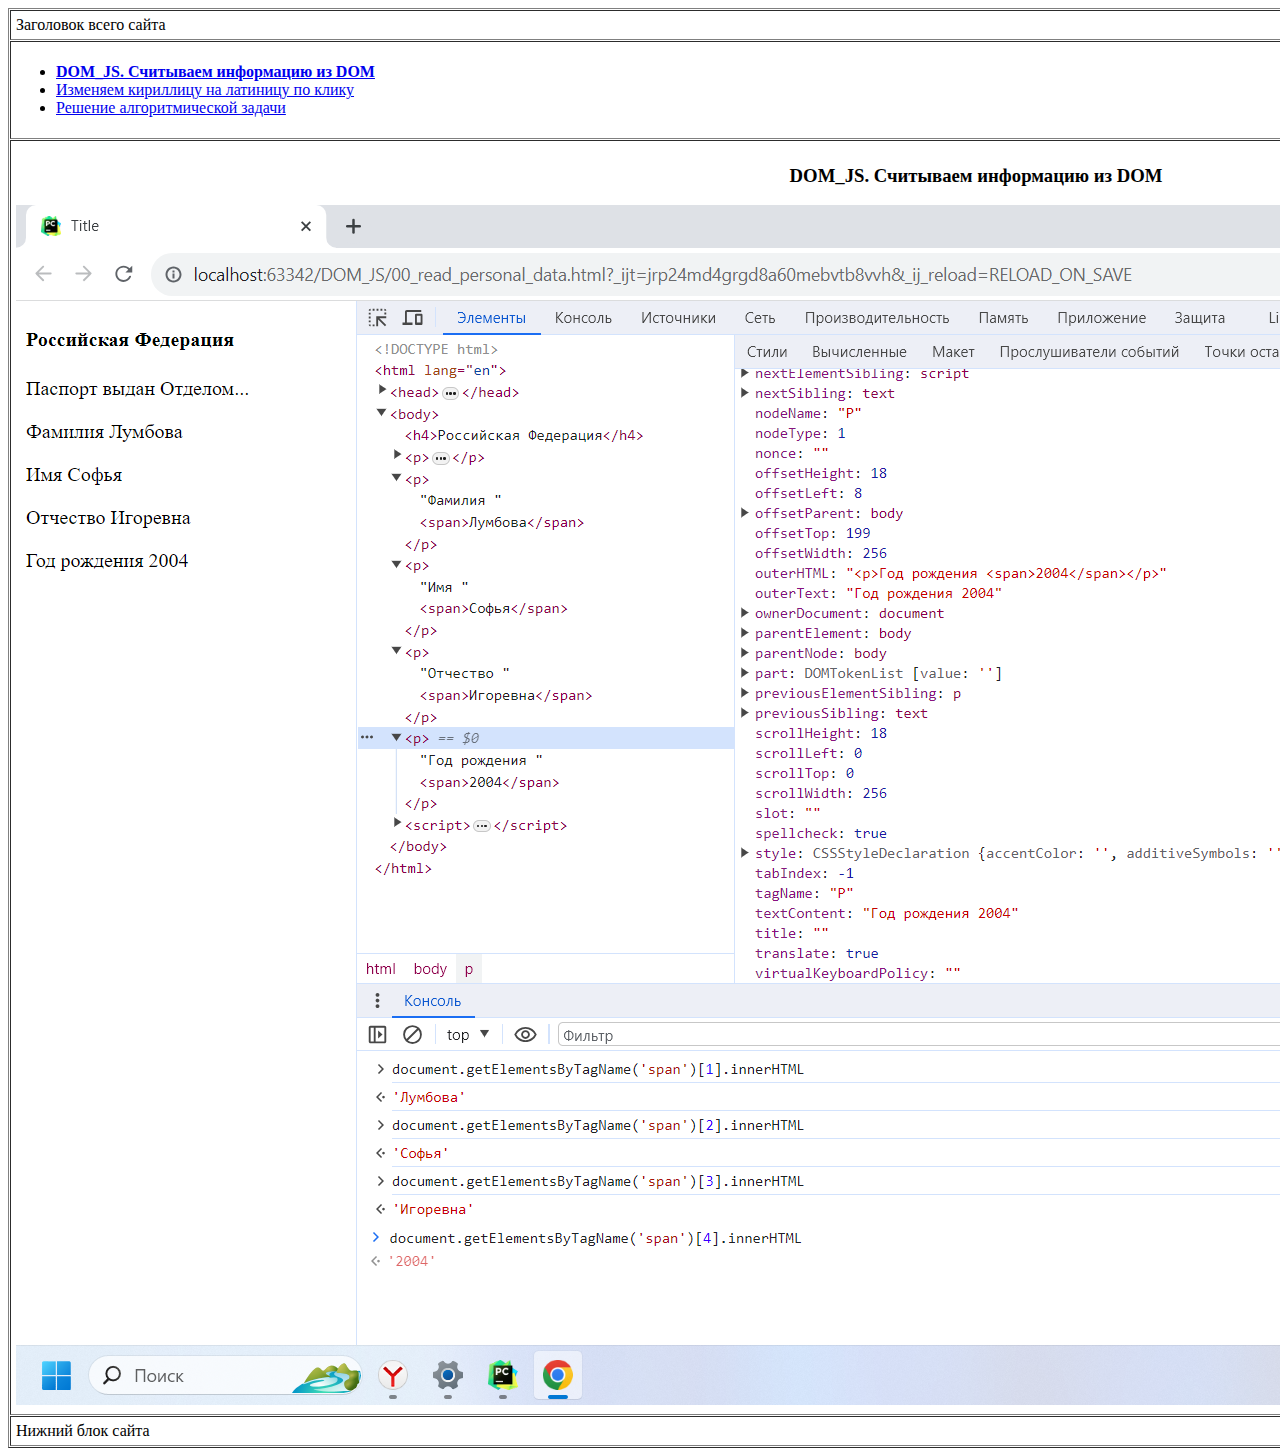
<file: kr1_dop/dom_js.html>
<!DOCTYPE html>
<html lang="en">
<head>
    <meta charset="UTF-8">
    <title>DOM_JS. Считываем информацию из DOM</title>
</head>
<body>

<table align="center" border=1 cellpadding="5" cellspacing="1" width="600px">

    <tr>
        <td>Заголовок всего сайта</td>
    </tr>

    <tr>
        <td>
            <ul>
                <li><a href="./dom_js.html" target="_blank"><b>DOM_JS. Считываем информацию из DOM</b></a>
                <li><a href="function.html" target="_blank">Изменяем кириллицу на латиницу по клику</a>
                <li><a href="xyz.html" target="_blank">Решение алгоритмической задачи</a>
            </ul>
        </td>
    </tr>

    <tr>
        <td>
            <!--Уникальное содержание страницы-->
            <h3 align="center">DOM_JS. Считываем информацию из DOM</h3>
            <img src="../kr1_dop/Задание%201.2.png">

        </td>


    <tr>
        <td>Нижний блок сайта</td>
    </tr>


</table>
</body>
</html>
</file>
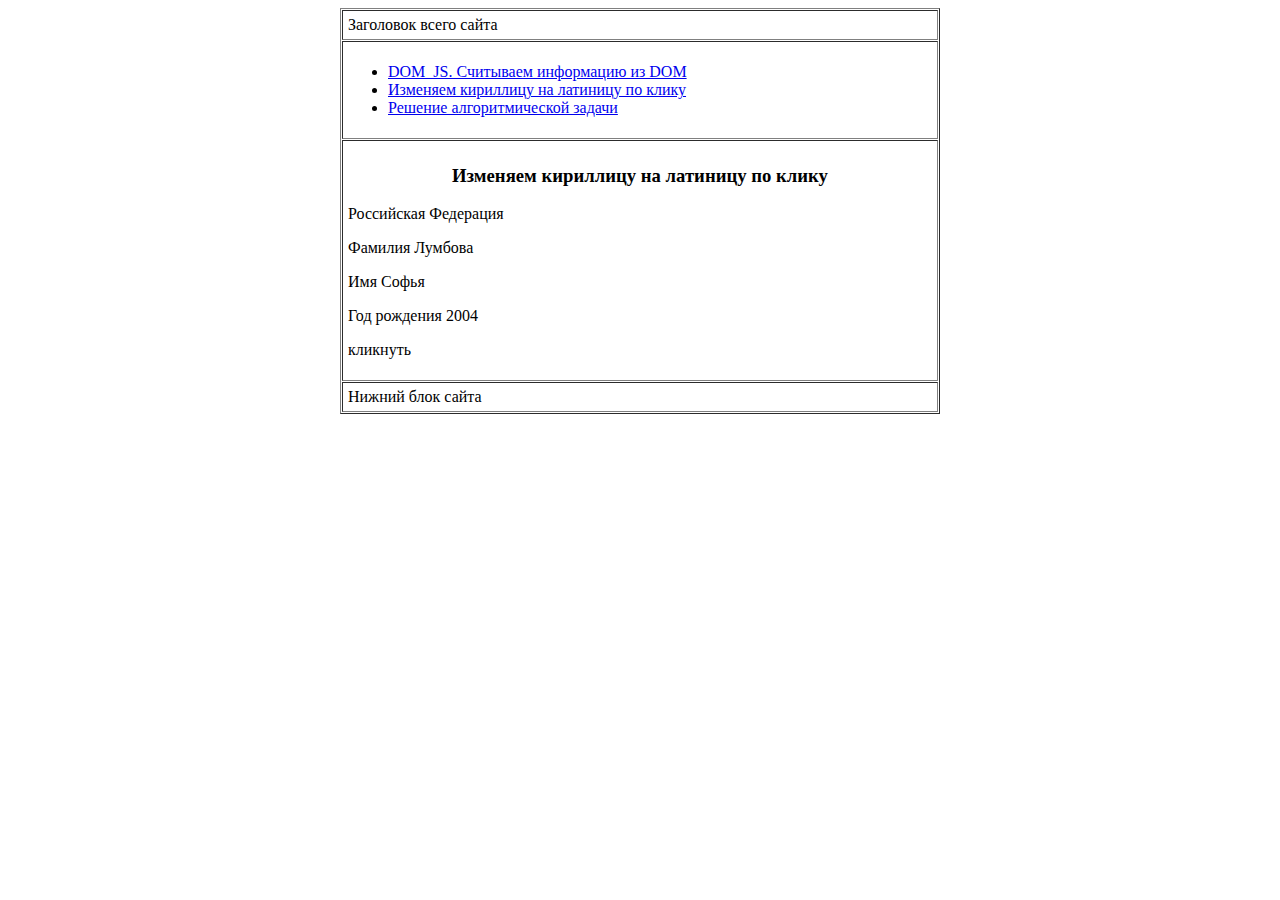
<file: kr1_dop/function.html>
<!DOCTYPE html>
<html lang="en">
<head>
    <meta charset="UTF-8">
    <title>Изменяем кириллицу на латиницу по клику</title>
</head>
<body>

<table align="center" border=1 cellpadding="5" cellspacing="1" width="600px">

    <tr>
        <td>Заголовок всего сайта</td>
    </tr>


    <tr>
        <td>
            <ul>
                <li><a href="dom_js.html" target="_blank">DOM_JS. Считываем информацию из DOM</a>
                <li><a href="./function.html" target="_blank">Изменяем кириллицу на латиницу по клику</a>
                <li><a href="xyz.html" target="_blank">Решение алгоритмической задачи</a>
            </ul>
        </td>
    </tr>

    <tr>
        <td>
           <!--Уникальное содержание страницы-->
            <h3 align="center">Изменяем кириллицу на латиницу по клику</h3>
            <p>Российская Федерация</p>
            <p>Фамилия<span> Лумбова</span></p>
            <p>Имя<span> Софья</span></p>
            <p>Год рождения<span> 2004</span></p>


            <p id="for_click">кликнуть</p>

        </td>


    <tr>
        <td>Нижний блок сайта</td>
    </tr>


</table>
</body>
<script src="js/function.js"></script>
</html>
</file>
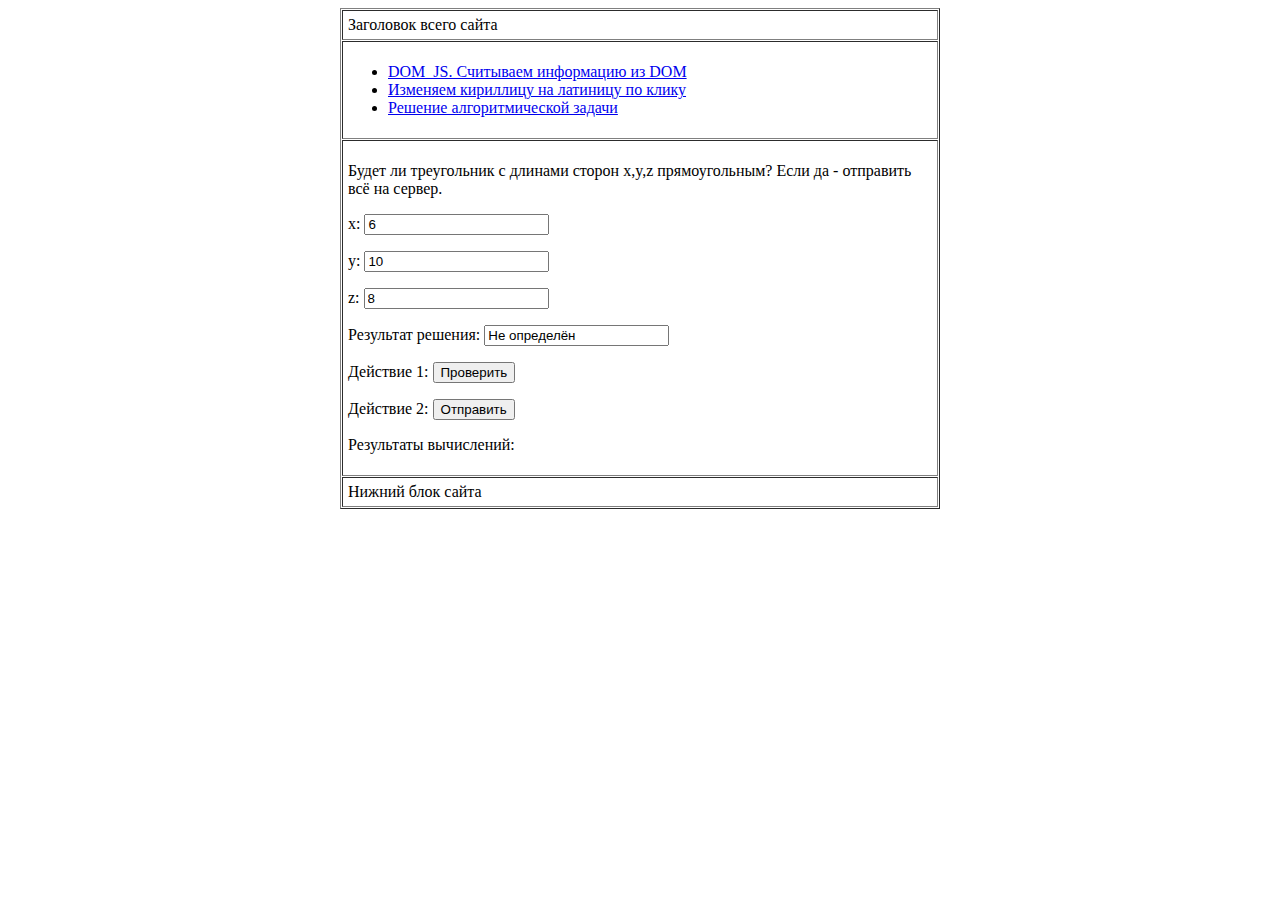
<file: kr1_dop/xyz.html>
<!DOCTYPE html>
<html lang="en">
<head>
    <meta charset="UTF-8">
    <title>DOM_JS. Считываем информацию из DOM</title>
</head>
<body>

<table align="center" border=1 cellpadding="5" cellspacing="1" width="600px">

    <tr>
        <td>Заголовок всего сайта</td>
    </tr>

   <tr>
        <td>
            <ul>
                <li><a href="dom_js.html" target="_blank">DOM_JS. Считываем информацию из DOM</a>
                <li><a href="function.html" target="_blank">Изменяем кириллицу на латиницу по клику</a>
                <li><a href="./xyz.html" target="_blank">Решение алгоритмической задачи</a>
            </ul>
        </td>
    </tr>

    <tr>
        <td>
             <!--Уникальное содержание страницы-->
            <p> Будет ли треугольник с длинами сторон x,y,z прямоугольным? Если да - отправить всё на сервер. </p>
            <form action="https://www.bing.com/search" id="UserEnter" name="UserEnter" target="_blank">
                <input name="q" type="hidden" value="search">
                <input name="formulation" type="hidden" value="">
                <p>x: <input id="x" name="x" type="number" value="6"></p>
                <p>y: <input id="y" name="y" type="number" value="10"></p>
                <p>z: <input id="z" name="z" type="number" value="8"></p>
                <p>Результат решения: <input name="result" value="Не определён"></p>
                <p>Действие 1: <input id="verify" type="button" value="Проверить"></p>
                <p>Действие 2: <input id="send" type="button" value="Отправить"></p>
            </form>
            <p id="result">Результаты вычислений: </p>
        </td>

    <tr>
        <td>Нижний блок сайта</td>
    </tr>

</table>
</body>
<script src="./js/xyz.js"></script>
</html>
</file>
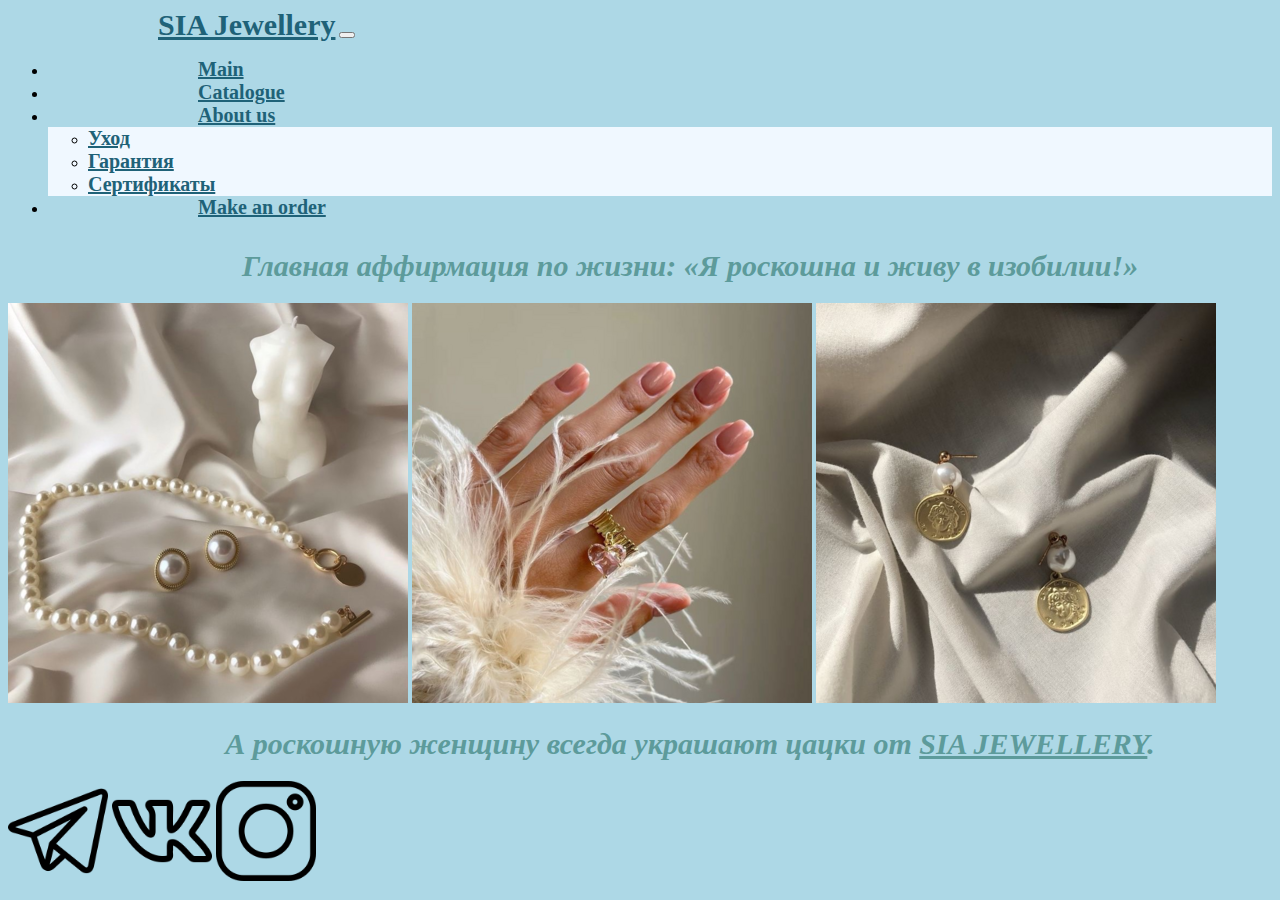
<file: kr2/homepage.html>
<!DOCTYPE html>
<html lang="en">
<head>
    <meta charset="UTF-8">
    <meta content="width=device-width, initial-scale=1" name="viewport">
    <title> SIA Jewellery</title>
    <link href="assets/style/style.css" rel="stylesheet">
    <!-- Bootstrap CSS (jsDelivr CDN) -->
    <link crossorigin="anonymous" href="https://cdn.jsdelivr.net/npm/bootstrap@5.3.0/dist/css/bootstrap.min.css"
          integrity="sha384-9ndCyUaIbzAi2FUVXJi0CjmCapSmO7SnpJef0486qhLnuZ2cdeRhO02iuK6FUUVM" rel="stylesheet">
    <!-- Bootstrap Bundle JS (jsDelivr CDN) -->
    <script crossorigin="anonymous" defer
            integrity="sha384-geWF76RCwLtnZ8qwWowPQNguL3RmwHVBC9FhGdlKrxdiJJigb/j/68SIy3Te4Bkz"
            src="https://cdn.jsdelivr.net/npm/bootstrap@5.3.0/dist/js/bootstrap.bundle.min.js"></script>

</head>

<body>

<nav class="navbar navbar-expand-lg navbar-light">
    <div class="container-fluid">
            <a class="navbar-brand" href="#" style="font-size: 30px">SIA Jewellery</a>
        <button aria-controls="navbarScroll" aria-expanded="false" aria-label="Toggle navigation" class="navbar-toggler"
                data-bs-target="#navbarScroll" data-bs-toggle="collapse" type="button">
            <span class="navbar-toggler-icon"></span>
        </button>
        <div class="collapse navbar-collapse" id="navbarScroll">
            <ul class="navbar-nav me-auto my-2 my-lg-0" style="--bs-scroll-height: 100px;">
                <li class="nav-item">
                    <a aria-current="page" class="nav-link active" href="homepage.html">Main</a>
                </li>
                <li class="nav-item">
                    <a class="nav-link" href="range.html">Catalogue</a>
                </li>
                <li class="nav-item dropdown">
                    <a aria-expanded="false" class="nav-link dropdown-toggle" data-bs-toggle="dropdown"
                       href="information.html" id="navbarScrollingDropdown" role="button">
                        About us
                    </a>
                    <ul aria-labelledby="navbarScrollingDropdown" class="dropdown-menu">
                        <li><a class="dropdown-item" href="information.html#anchor3">Уход</a></li>
                        <li><a class="dropdown-item" href="information.html#anchor4">Гарантия</a></li>
                        <li><a class="dropdown-item" href="information.html#anchor5">Сертификаты</a></li>
                    </ul>
                </li>
                <li class="nav-item">
                    <a class="nav-link" href="orders.html">Make an order</a>
                </li>
            </ul>
        </div>
    </div>
</nav>


<div class="container">

    <div class="text1">
        <p>Главная аффирмация по жизни: «Я роскошна и живу в изобилии!»</p>
    </div>

    <div class="img-fluid">
        <img src="assets/images/info1.png">
        <img src="assets/images/info3.png">
        <img src="assets/images/info2.png">
    </div>

    <div class="text2">
        <p>А роскошную женщину всегда украшают цацки от <u>SIA JEWELLERY</u>.</p>
    </div>

    <div class="img-fluid2">
        <a href="https://tlgrm.ru/"><img src="assets/images/telegram.png"></a>
        <a href="https://vk.com/faq18225" target="_blank"><img src="assets/images/vk.png"></a>
        <a href="https://tlgrm.ru/"><img src="assets/images/inst.png"></a>
    </div>
</div>

</body>
</html>
</file>
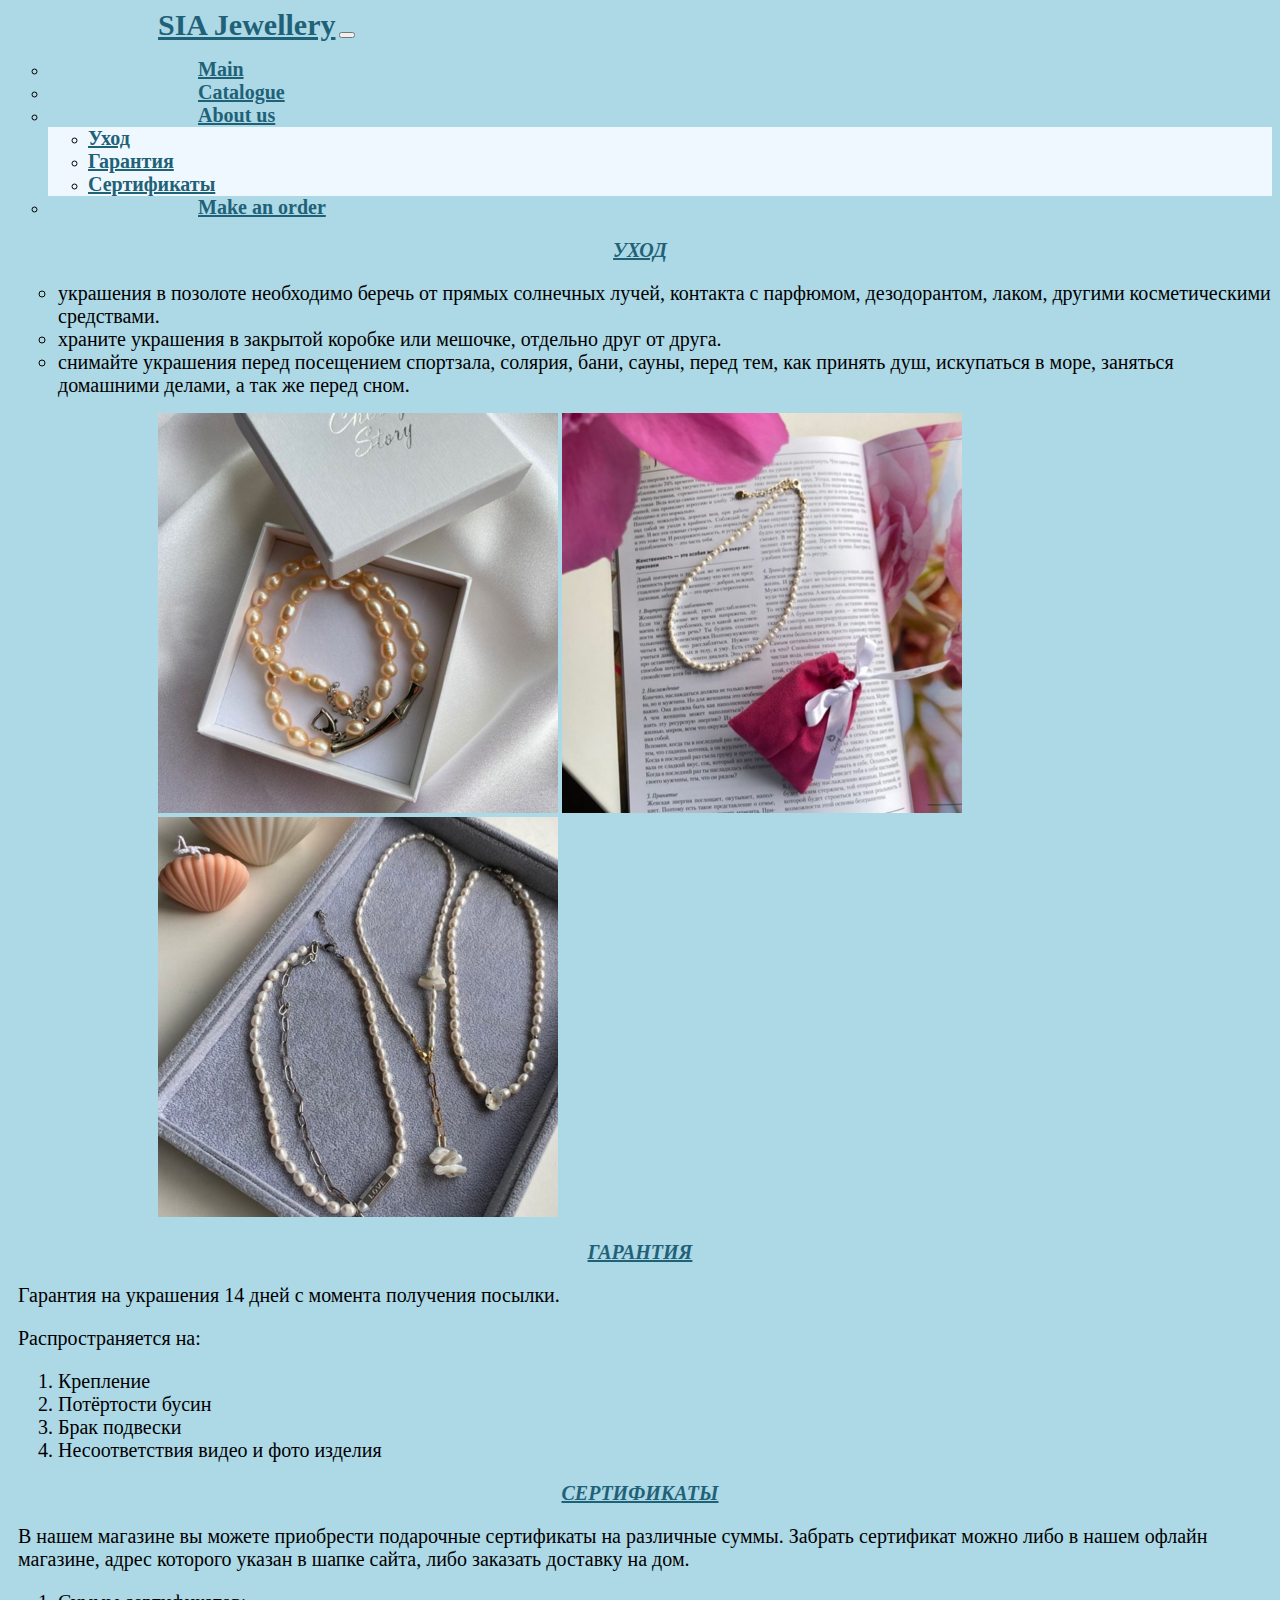
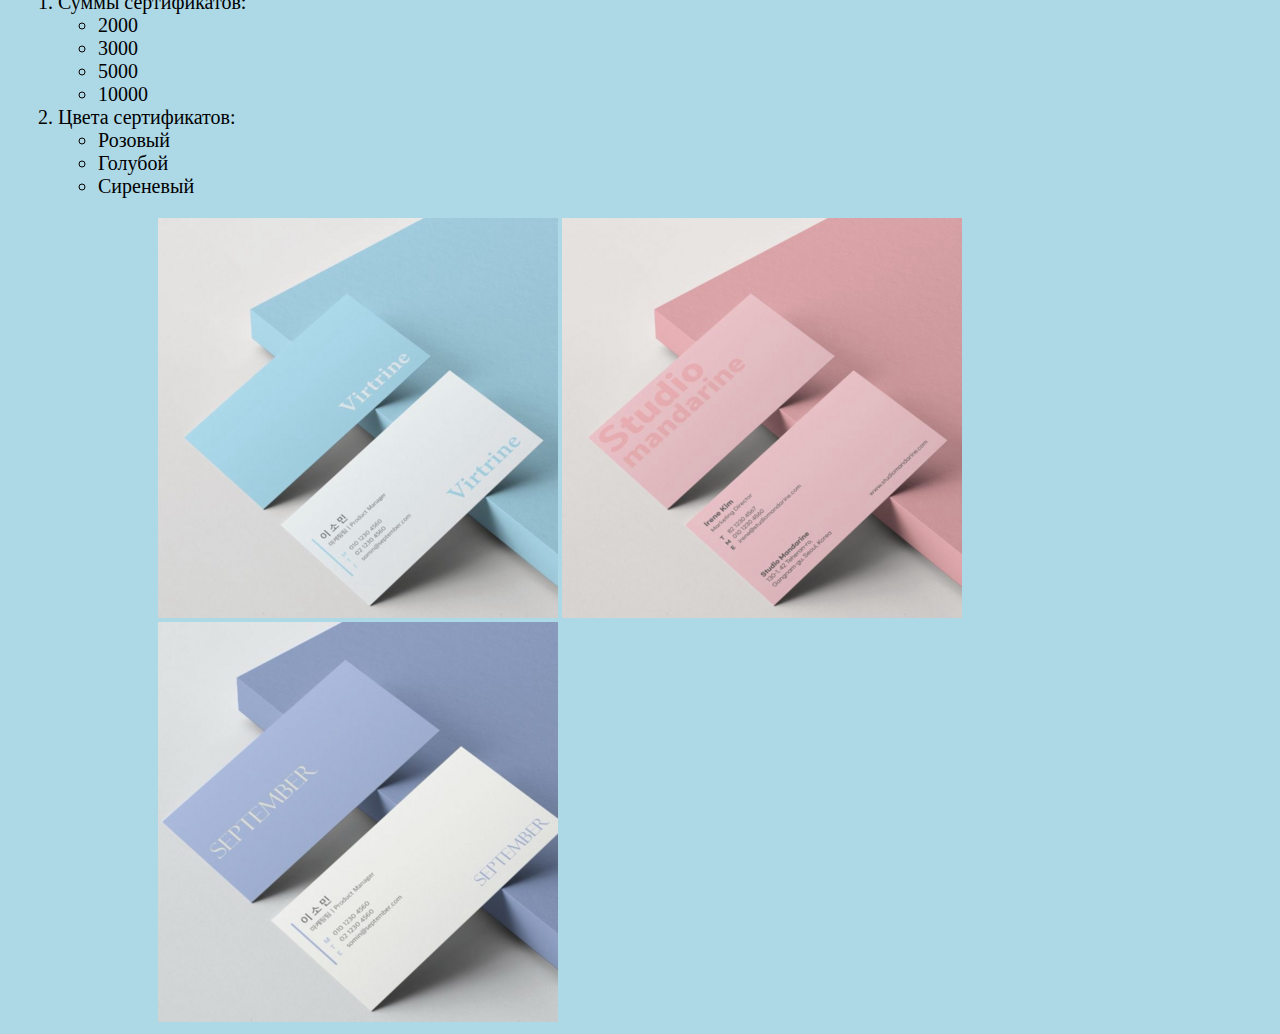
<file: kr2/information.html>
<!DOCTYPE html>
<html lang="en">
<head>
    <meta charset="UTF-8">
    <meta content="width=device-width, initial-scale=1" name="viewport">
    <title> SIA Jewellery</title>
    <link href="assets/style/style.css" rel="stylesheet">
    <!-- Bootstrap CSS (jsDelivr CDN) -->
    <link crossorigin="anonymous" href="https://cdn.jsdelivr.net/npm/bootstrap@5.3.0/dist/css/bootstrap.min.css"
          integrity="sha384-9ndCyUaIbzAi2FUVXJi0CjmCapSmO7SnpJef0486qhLnuZ2cdeRhO02iuK6FUUVM" rel="stylesheet">
    <!-- Bootstrap Bundle JS (jsDelivr CDN) -->
    <script crossorigin="anonymous" defer
            integrity="sha384-geWF76RCwLtnZ8qwWowPQNguL3RmwHVBC9FhGdlKrxdiJJigb/j/68SIy3Te4Bkz"
            src="https://cdn.jsdelivr.net/npm/bootstrap@5.3.0/dist/js/bootstrap.bundle.min.js"></script>

</head>

<body>

<nav class="navbar navbar-expand-lg navbar-light">
    <div class="container-fluid">
            <a class="navbar-brand" href="#" style="font-size: 30px">SIA Jewellery</a>
        <button aria-controls="navbarScroll" aria-expanded="false" aria-label="Toggle navigation" class="navbar-toggler"
                data-bs-target="#navbarScroll" data-bs-toggle="collapse" type="button">
            <span class="navbar-toggler-icon"></span>
        </button>
        <div class="collapse navbar-collapse" id="navbarScroll">
            <ul class="navbar-nav me-auto my-2 my-lg-0" style="--bs-scroll-height: 100px;">
                <li class="nav-item">
                    <a aria-current="page" class="nav-link" href="homepage.html">Main</a>
                </li>
                <li class="nav-item">
                    <a class="nav-link" href="range.html">Catalogue</a>
                </li>
                <li class="nav-item dropdown">
                    <a aria-expanded="false" class="nav-link dropdown-toggle active" data-bs-toggle="dropdown"
                       href="information.html" id="navbarScrollingDropdown" role="button">
                        About us
                    </a>
                    <ul aria-labelledby="navbarScrollingDropdown" class="dropdown-menu">
                        <li><a class="dropdown-item" href="information.html#anchor3">Уход</a></li>
                        <li><a class="dropdown-item" href="information.html#anchor4">Гарантия</a></li>
                        <li><a class="dropdown-item" href="information.html#anchor5">Сертификаты</a></li>
                    </ul>
                </li>
                <li class="nav-item">
                    <a class="nav-link" href="orders.html">Make an order</a>
                </li>
            </ul>
        </div>
    </div>
</nav>

<main class="info">

    <div class="care">
        <p align="center" id="anchor3"><u>УХОД</u></p>

        <ul>
            <li><span>украшения в позолоте необходимо беречь от прямых солнечных лучей, контакта с парфюмом, дезодорантом, лаком, другими косметическими средствами.</span></li>
            <li><span>храните украшения в закрытой коробке или мешочке, отдельно друг от друга.</span></li>
            <li><span>снимайте украшения перед посещением спортзала, солярия, бани, сауны, перед тем, как принять душ, искупаться в море, заняться домашними делами, а так же перед сном.</span></li>
        </ul>
    </div>

    <div class="photo-care">
        <img src="assets/images/care1.png">
        <img src="assets/images/care2.png">
        <img src="assets/images/care3.png">
    </div>

    <div class="guarantee">
        <p align="center" id="anchor4"><u>ГАРАНТИЯ</u></p>
    </div>

    <div class="guarantee-content">
        <p>Гарантия на украшения 14 дней с момента получения посылки.</p>
        <p>Распространяется на:</p>
        <ol>
            <li><span>Крепление</span></li>
            <li><span>Потёртости бусин</span></li>
            <li><span>Брак подвески</span></li>
            <li><span>Несоответствия видео и фото изделия</span></li>
        </ol>
    </div>

    <div class="gift">
        <p align="center" id="anchor5"><u>СЕРТИФИКАТЫ</u></p>
    </div>

    <div class="gift-content">
        <style>
            ul {
                list-style-type: circle
            }
        </style>
        <p>В нашем магазине вы можете приобрести подарочные сертификаты на различные суммы. Забрать сертификат можно
            либо в нашем офлайн магазине, адрес которого указан в шапке сайта, либо заказать доставку на дом.</p>
        <ol>
            <li>Суммы сертификатов:
                <ul>
                    <li>2000</li>
                    <li>3000</li>
                    <li>5000</li>
                    <li>10000</li>
                </ul>
            </li>
            <li>Цвета сертификатов:
                <ul>
                    <li>Розовый</li>
                    <li>Голубой</li>
                    <li>Сиреневый</li>
                </ul>
            </li>
        </ol>
    </div>

    <div class="photo-gift">
        <img src="assets/images/gift1.png">
        <img src="assets/images/gift2.png">
        <img src="assets/images/gift3.png">
    </div>

</main>

</body>
</html>
</file>
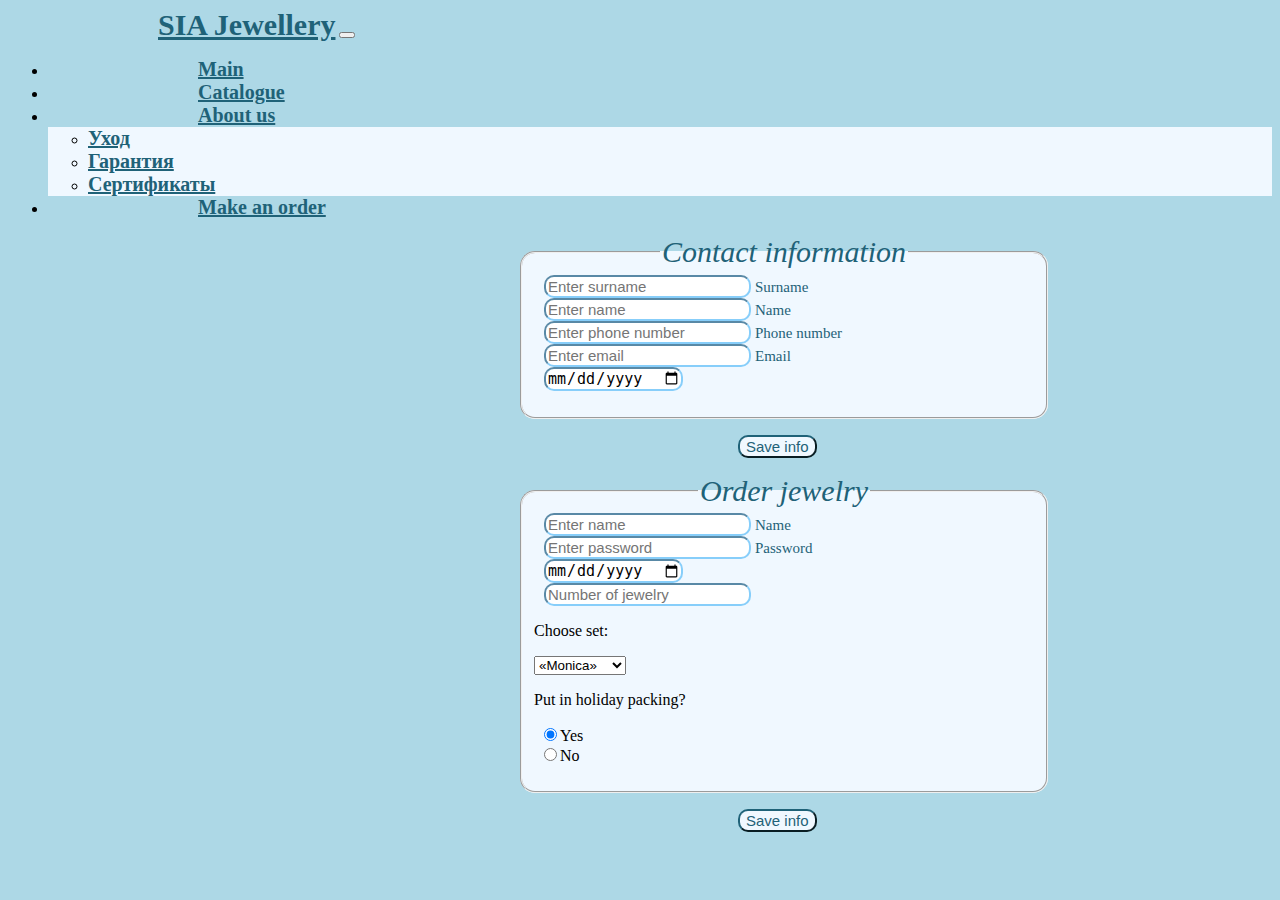
<file: kr2/orders.html>
<!DOCTYPE html>
<html lang="en">
<head>
    <meta charset="UTF-8">
    <meta content="width=device-width, initial-scale=1" name="viewport">
    <title> SIA Jewellery</title>
    <link href="assets/style/style.css" rel="stylesheet">
    <!-- Bootstrap CSS (jsDelivr CDN) -->
    <link crossorigin="anonymous" href="https://cdn.jsdelivr.net/npm/bootstrap@5.3.0/dist/css/bootstrap.min.css"
          integrity="sha384-9ndCyUaIbzAi2FUVXJi0CjmCapSmO7SnpJef0486qhLnuZ2cdeRhO02iuK6FUUVM" rel="stylesheet">
    <!-- Bootstrap Bundle JS (jsDelivr CDN) -->
    <script crossorigin="anonymous" defer
            integrity="sha384-geWF76RCwLtnZ8qwWowPQNguL3RmwHVBC9FhGdlKrxdiJJigb/j/68SIy3Te4Bkz"
            src="https://cdn.jsdelivr.net/npm/bootstrap@5.3.0/dist/js/bootstrap.bundle.min.js"></script>

</head>

<body>

<nav class="navbar navbar-expand-lg navbar-light">
    <div class="container-fluid">
        <a class="navbar-brand" href="#" style="font-size: 30px">SIA Jewellery</a>
        <button aria-controls="navbarScroll" aria-expanded="false" aria-label="Toggle navigation" class="navbar-toggler"
                data-bs-target="#navbarScroll" data-bs-toggle="collapse" type="button">
            <span class="navbar-toggler-icon"></span>
        </button>
        <div class="collapse navbar-collapse" id="navbarScroll">
            <ul class="navbar-nav me-auto my-2 my-lg-0" style="--bs-scroll-height: 100px;">
                <li class="nav-item">
                    <a aria-current="page" class="nav-link" href="homepage.html">Main</a>
                </li>
                <li class="nav-item">
                    <a class="nav-link" href="range.html">Catalogue</a>
                </li>
                <li class="nav-item dropdown">
                    <a aria-expanded="false" class="nav-link dropdown-toggle" data-bs-toggle="dropdown"
                       href="information.html" id="navbarScrollingDropdown" role="button">
                        About us
                    </a>
                    <ul aria-labelledby="navbarScrollingDropdown" class="dropdown-menu">
                        <li><a class="dropdown-item" href="information.html#anchor3">Уход</a></li>
                        <li><a class="dropdown-item" href="information.html#anchor4">Гарантия</a></li>
                        <li><a class="dropdown-item" href="information.html#anchor5">Сертификаты</a></li>
                    </ul>
                </li>
                <li class="nav-item">
                    <a class="nav-link active" href="orders.html">Make an order</a>
                </li>
            </ul>
        </div>
    </div>
</nav>


<div class="form1">
    <form action="https://www.bing.com/search?" id="UserEnter" name="UserEnter" target="_blank">
        <fieldset style="text-align: left">
            <legend>Contact information</legend>
            <div class="form-floating mb-3 mt-3">
                <input class="form-control" id="surname" name="surname" placeholder="Enter surname" type="text">
                <label for="surname">Surname</label>
            </div>
            <div class="form-floating mb-3 mt-3">
                <input class="form-control" id="name" name="name" placeholder="Enter name" type="text">
                <label for="name">Name</label>
            </div>
            <div class="form-floating mt-3 mb-3">
                <input class="form-control" id="phone_number" name="number" placeholder="Enter phone number"
                       type="text">
                <label for="email">Phone number</label>
            </div>
            <div class="form-floating mt-3 mb-3">
                <input class="form-control" id="email" name="email" placeholder="Enter email" type="text">
                <label for="email">Email</label>
            </div>
            <div class="form">
                <input class="form-control" id="date" name="date" placeholder="Enter date" type="date">
                <label for="date"></label>
            </div>
            <p><input name="q" type="hidden" value="search"></p>
        </fieldset>
        <p>
            <input name="submit"
                   style="background-color: aliceblue; border-color: #1f6278; color: #1f6278; border-inline-color: #1f6278; margin-left: 220px"
                   type="Submit"
                   value="Save info">
        </p>
    </form>
</div>
<div class="form2">
    <form action="https://www.bing.com/search?" id="UserEnter1" name="UserEnter" target="_blank">
        <fieldset style="text-align: left">
            <legend>Order jewelry</legend>
            <div class="form-floating mb-3 mt-3">
                <input class="form-control" id="name1" name="name" placeholder="Enter name" type="text">
                <label for="name">Name</label>
            </div>
            <div class="form-floating mt-3 mb-3">
                <input class="form-control" id="pwd1" name="pswd" placeholder="Enter password" type="password">
                <label for="pswd">Password</label>
            </div>
            <div class="form">
                <input class="form-control" id="date1" name="date" placeholder="Enter date" type="date">
                <label for="date"></label>
            </div>
            <div class="form">
                <input class="form-control" id="number" name="number" placeholder="Number of jewelry" type="number">
                <label for="number"></label>
            </div>
            <div class="form3"><p>Choose set:</p></div>
            <select class="form-select">
                <option>«Monica»</option>
                <option>«Crystal»</option>
                <option>«Tiger eye»</option>
                <option>«Rose»</option>
                <option>«Nola»</option>
                <option>«Nero»</option>
            </select>
            <div class="form4"><p>Put in holiday packing?</p></div>
                <div class="form-check">
                <input checked class="form-check-input" id="radio1" name="optradio" type="radio" value="option1">Yes
                <label class="form-check-label" for="radio1"></label>
            </div>
            <div class="form-check">
                <input class="form-check-input" id="radio2" name="optradio" type="radio" value="option2">No
                <label class="form-check-label" for="radio2"></label>
            </div>
            <p><input name="q" type="hidden" value="search"></p>
        </fieldset>
        <p>
            <input name="submit"
                   style="background-color: aliceblue; border-color: #1f6278; color: #1f6278; border-inline-color: #1f6278; margin-left: 220px"
                   type="Submit"
                   value="Save info">
        </p>
    </form>
</div>


</body>
</html>
</file>
<file: kr1/assets/style/style.css>
body {
    width: 90%;
    margin: 0 auto;
    background-color: aliceblue;
    font-family: 'Fraunces', serif;
    font-size: 16px;
    font-weight: 400;
}


* {
    margin: 0;
    padding: 0;
    box-sizing: border-box;
}

.container {
    margin: 0px 150px;
}

/* Header */
.header {
    padding: 40px 0px 30px 0px;
}
.header-content {
    display: flex;
    justify-content: space-between;
    align-items: center;
    margin-bottom: 30px;
}
.header-contact p {
    font-size: 25px;
    font-weight: 700;
    margin-bottom: 8px;
    text-decoration: none;
    color: black;
}
.header-contact a {
    font-size: 20px;
    font-weight: 500;
    text-decoration: none;
    color: #7FC7FF;
}

.header-content img {
    height: 250px;
    display: block;
    margin-right: 30px;
}
.links a {
    font-size: 20px;
    font-weight: 500;
    text-decoration: none;
    color: #7FC7FF;
}
.links a img{
    height: 80px;
    margin-bottom: 8px;
}

.navigation {
    display: flex;
    justify-content: space-between;
    align-items: center;
    margin-bottom: 30px;
}
.navigation a {
    font-size: 30px;
    font-weight: 800;
    text-decoration: none;
    color: #7FC7FF;
}
.navigation a.active {
    border-bottom: 3px;
    color: #5D9B9B;
}
.navigation a:hover {
    border-bottom: 3px;
    color: #5D9B9B;
}

/* INFORMATION */
.quality p {
    font-size: 25px;
    font-weight: bold;
    margin-bottom: 15px;
    margin-left: 100px;
    margin-top: 30px;
    text-decoration: underline;
    color: #5D9B9B;
}
.quality-content p {
    font-size: 25px;
    font-weight: 600;
    font-style: italic;
    margin-bottom: 8px;
    margin-left: 100px;
    text-decoration: none;
    text-align: justify;
    color: #1f6278;
}
.team p {
    font-size: 25px;
    font-weight: bold;
    margin-bottom: 15px;
    margin-left: 100px;
    margin-top: 30px;
    text-decoration: underline;
    color: #5D9B9B;
}
.team-content p {
    font-size: 25px;
    font-weight: 600;
    font-style: italic;
    margin-bottom: 8px;
    margin-left: 100px;
    text-decoration: none;
    text-align: justify;
    color: #1f6278;
}
.care p {
    font-size: 25px;
    font-weight: bold;
    margin-bottom: 15px;
    margin-top: 40px;
    margin-left: 100px;
    text-decoration: underline;
    color: #5D9B9B;
}
.care-content li {
    font-size: 25px;
    font-weight: 600;
    font-style: italic;
    margin-bottom: 8px;
    margin-left: 100px;
    text-decoration: none;
    text-align: justify;
    color: #5D9B9B;
}
.care-content ul {
    list-style-type: disc
}
.care-content span {
    color: #1f6278;
}

.guarantee p {
    font-size: 25px;
    font-weight: bold;
    margin-bottom: 15px;
    margin-top: 40px;
    margin-left: 100px;
    text-decoration: underline;
    color: #5D9B9B;
}
.guarantee-content p {
    font-size: 25px;
    font-weight: 600;
    font-style: italic;
    margin-bottom: 8px;
    margin-left: 100px;
    text-decoration: none;
    text-align: justify;
    color: #1f6278;
}
.guarantee-content li {
    font-size: 25px;
    font-weight: 600;
    font-style: italic;
    margin-bottom: 8px;
    margin-left: 100px;
    text-decoration: none;
    text-align: justify;
    color: #5D9B9B;
}
.guarantee-content span {
    color: #1f6278;
}

.gift p {
    font-size: 25px;
    font-weight: bold;
    margin-bottom: 15px;
    margin-left: 100px;
    margin-top: 30px;
    text-decoration: underline;
    color: #5D9B9B;
}
.gift-content p {
    font-size: 25px;
    font-weight: 600;
    font-style: italic;
    margin-bottom: 8px;
    margin-left: 100px;
    text-decoration: none;
    text-align: justify;
    color: #1f6278;
}
.gift-content li {
    font-size: 25px;
    font-weight: 600;
    font-style: italic;
    margin-bottom: 8px;
    margin-left: 100px;
    text-decoration: none;
    text-align: justify;
    color: #1f6278;
}
.photo-gift {
    display: flex;
    margin-left: 100px;
}
.photo-quality {
    display: flex;
    margin-left: 100px;
}
.photo-care {
     display: flex;
    margin-left: 100px;
}


.navbar a {
    font-size: 20px;
    font-weight: bold;
    margin-bottom: 15px;
    margin-left: 100px;
    margin-top: 30px;
    color: #5D9B9B;
}
.dropdown {
    display: inline-block;
    position: relative;
}
.dropdown-options {
    display: none;
    position: absolute;
    overflow: auto;
    background-color: white;
    border-radius:5px;
}
.dropdown:hover .dropdown-options {
    display: block;
}

.dropdown-options a {
    font-size: 20px;
    display: block;
    color: #5D9B9B;
    padding: 5px;
    text-decoration: none;
    padding:20px 40px;
}

.dropdown-options a:hover {
    color: black;
    background-color: aliceblue;
    border-radius:5px;
}

/* HOMEPAGE */
.text1 p {
    font-size: 30px;
    font-weight: 600;
    font-style: italic;
    margin-bottom: 20px;
    margin-top: 30px;
    margin-left: 100px;
    text-decoration: none;
    text-align: center;
    color: #5D9B9B;
}
.photo {
    display: block;
    margin-left: 100px;
}
.text2 p {
    font-size: 30px;
    font-weight: 600;
    font-style: italic;
    margin-top: 20px;
    margin-bottom: 20px;
    margin-left: 100px;
    text-decoration: none;
    text-align: center;
    color: #5D9B9B;
}


/* RANGE */
table {
    border: 1px solid aliceblue;
    border-collapse: collapse;
}
figure {
    border: transparent;
    display: flex;
    flex-flow: column;
    padding: 5px;
    max-width: 250px;
    margin: auto;
}
figcaption {
    font-size: 20px;
    font-weight: bold;
    background-color: transparent;
    color: #5D9B9B;
    padding: 3px;
    text-align: center;
}
.sets p {
    font-size: 25px;
    font-weight: bold;
    margin-bottom: 15px;
    margin-top: 30px;
    text-decoration: underline;
    color: #5D9B9B;
}

/* ORDERS */
fieldset{
    background-color: transparent;
    border-color: lightskyblue;
    border-radius: 7px;
    margin-top: 20px;
    height: 200px;
    text-align: left;
    width: 500px;
}
legend {
    text-align: center;
    margin-left: 5px;
    margin-top: 10px;
    font-size: 20px;
}
input {
    border-color: lightskyblue;
    border-radius: 10px;
    text-align: left;
    margin-left: 10px;
    width: fit-content;
    color: black;
    font-size: 15px;
}
table tr {
    color: #5D9B9B;
}
table p {
    font-size: 20px;
    color: black;
}

/* PHOTO */
table a {}
</file>
<file: kr2/assets/style/style.css>
body {
    background-color: lightblue;
}

/* NAVIGATION */
.container-fluid {
    background-color: lightblue;
    max-height: 1000px;
}

.navbar a {
    font-size: 20px;
    font-weight: bold;
    margin-bottom: 25px;
    margin-left: 150px;
    margin-top: 30px;
    color: #1f6278;
}

.container-fluid2 a {
    font-size: 15px;
}

.nav-item ul {
    background-color: aliceblue;
}

.dropdown-menu a {
    margin-left: 0;
    text-align: center;
}

/* HOMEPAGE */
.text1 p {
    font-size: 30px;
    font-weight: 600;
    font-style: italic;
    margin-bottom: 20px;
    margin-top: 30px;
    margin-left: 100px;
    text-decoration: none;
    text-align: center;
    color: #5D9B9B;
}

.container img {
    height: 400px;
    object-fit: cover;
    object-position: bottom;
}

.img-fluid2 img {
    height: 100px;
    object-fit: cover;
    object-position: bottom;
}

.text2 p {
    font-size: 30px;
    font-weight: 600;
    font-style: italic;
    margin-top: 20px;
    margin-bottom: 20px;
    margin-left: 100px;
    text-decoration: none;
    text-align: center;
    color: #5D9B9B;
}

.photo {
    margin-left: 50px;
    width: 50%;
}

/* INFORMATION */
.care p {
    font-size: 20px;
    color: #1f6278;
    font-style: italic;
    font-weight: bold;
}

.guarantee p {
    font-size: 20px;
    color: #1f6278;
    font-style: italic;
    font-weight: bold;
}

.gift p {
    font-size: 20px;
    color: #1f6278;
    font-style: italic;
    font-weight: bold;
}

.care li {
    margin-left: 10px;
    font-size: 20px;
    color: black;
}

.guarantee-content p {
    margin-left: 10px;
    font-size: 20px;
    color: black;
}

.guarantee-content li {
    margin-left: 10px;
    font-size: 20px;
    color: black;
}

.gift-content {
    margin-left: 10px;
    font-size: 20px;
    color: black;
}

.photo-care {
    margin-left: 150px;
}

.photo-gift {
    margin-left: 150px;
}

/* ORDERS */
label {
    font-size: 15px;
    color: #1f6278;
    padding-right: 10px;
}

fieldset {
    background-color: aliceblue;
    border-decoration: none;
    border-radius: 15px;
    text-align: left;
    width: 500px;
}

input {
    border-color: lightskyblue;
    border-radius: 10px;
    text-align: left;
    margin-left: 10px;
    width: fit-content;
    color: black;
    font-size: 15px;
}

.form1 legend {
    font-size: 30px;
    font-style: italic;
    text-align: center;
    color: #1f6278
}

.form2 legend {
    font-size: 30px;
    font-style: italic;
    text-align: center;
    color: #1f6278
}

.form1 {
    margin-left: 510px;
}

.form2 {
    margin-left: 510px;
}

@media screen and (max-width: 900px) {
    .form1 fieldset {
        width: 400px;
        margin-top: 10px;
        margin-left: -500px;
    }

    .form1 p {
        width: 460px;
        margin-top: 0px;
        margin-left: -560px;
    }

    .form2 fieldset {
        width: 400px;
        margin-top: 10px;
        margin-left: -500px;
    }

    .form2 p {
        width: 460px;
        margin-top: 0px;
        margin-left: -560px;
    }

    .form2 p a {
        margin-left: 100px;
    }

    .form3 p {
        margin-left: 0;
    }

    .form4 p {
        margin-left: 0;
    }

    .care ul {
        margin-left: 10px;
    }

    .photo-care img {
        margin-left: -130px;
    }

    .guarantee-content {
        margin-left: 10px;
    }

    .gift-content {
        margin-left: 20px;
    }

    .photo-gift img {
        margin-left: -130px;
    }

    .img-fluid img {
        margin-left: 0px;
    }

    .img-fluid2 a {
        margin-left: 0px;
    }

    .text1 p {
        margin-left: 50px;
    }

    .text2 p {
        margin-left: 50px;
    }
}
</file>
